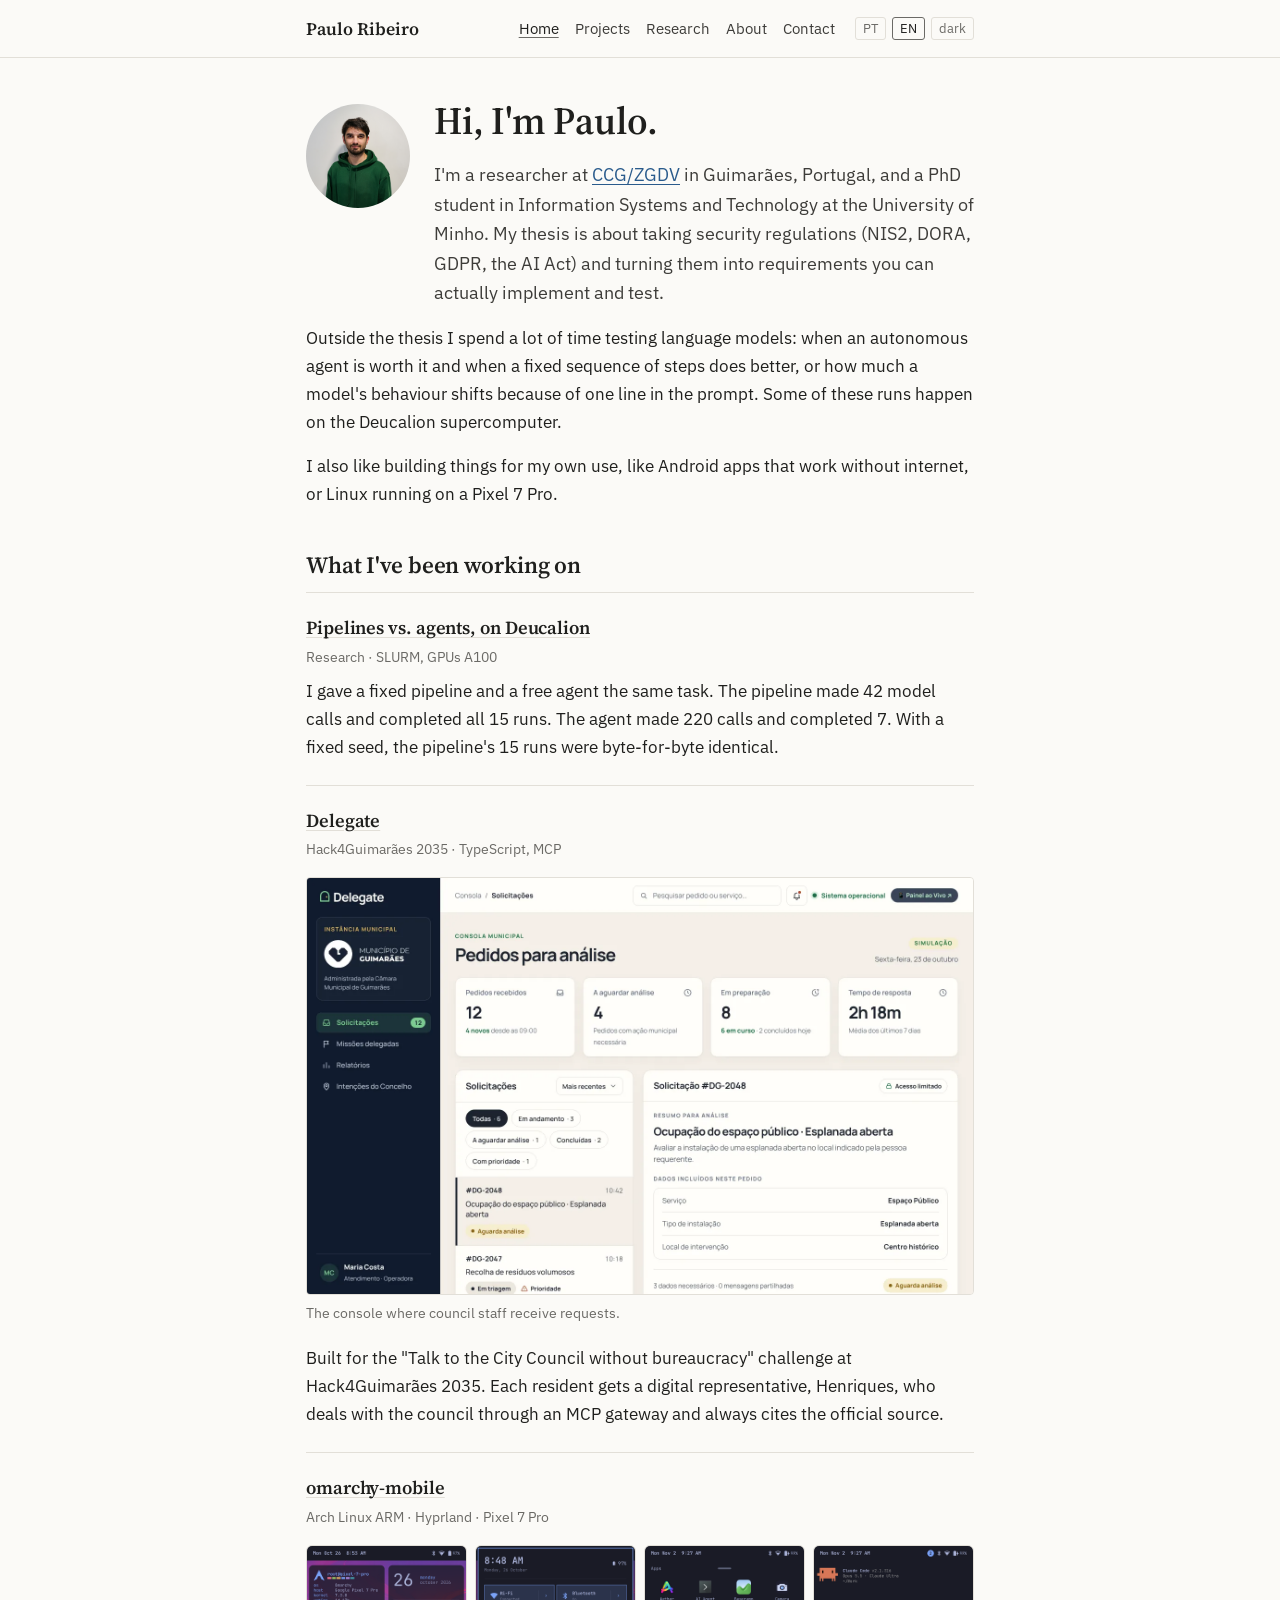
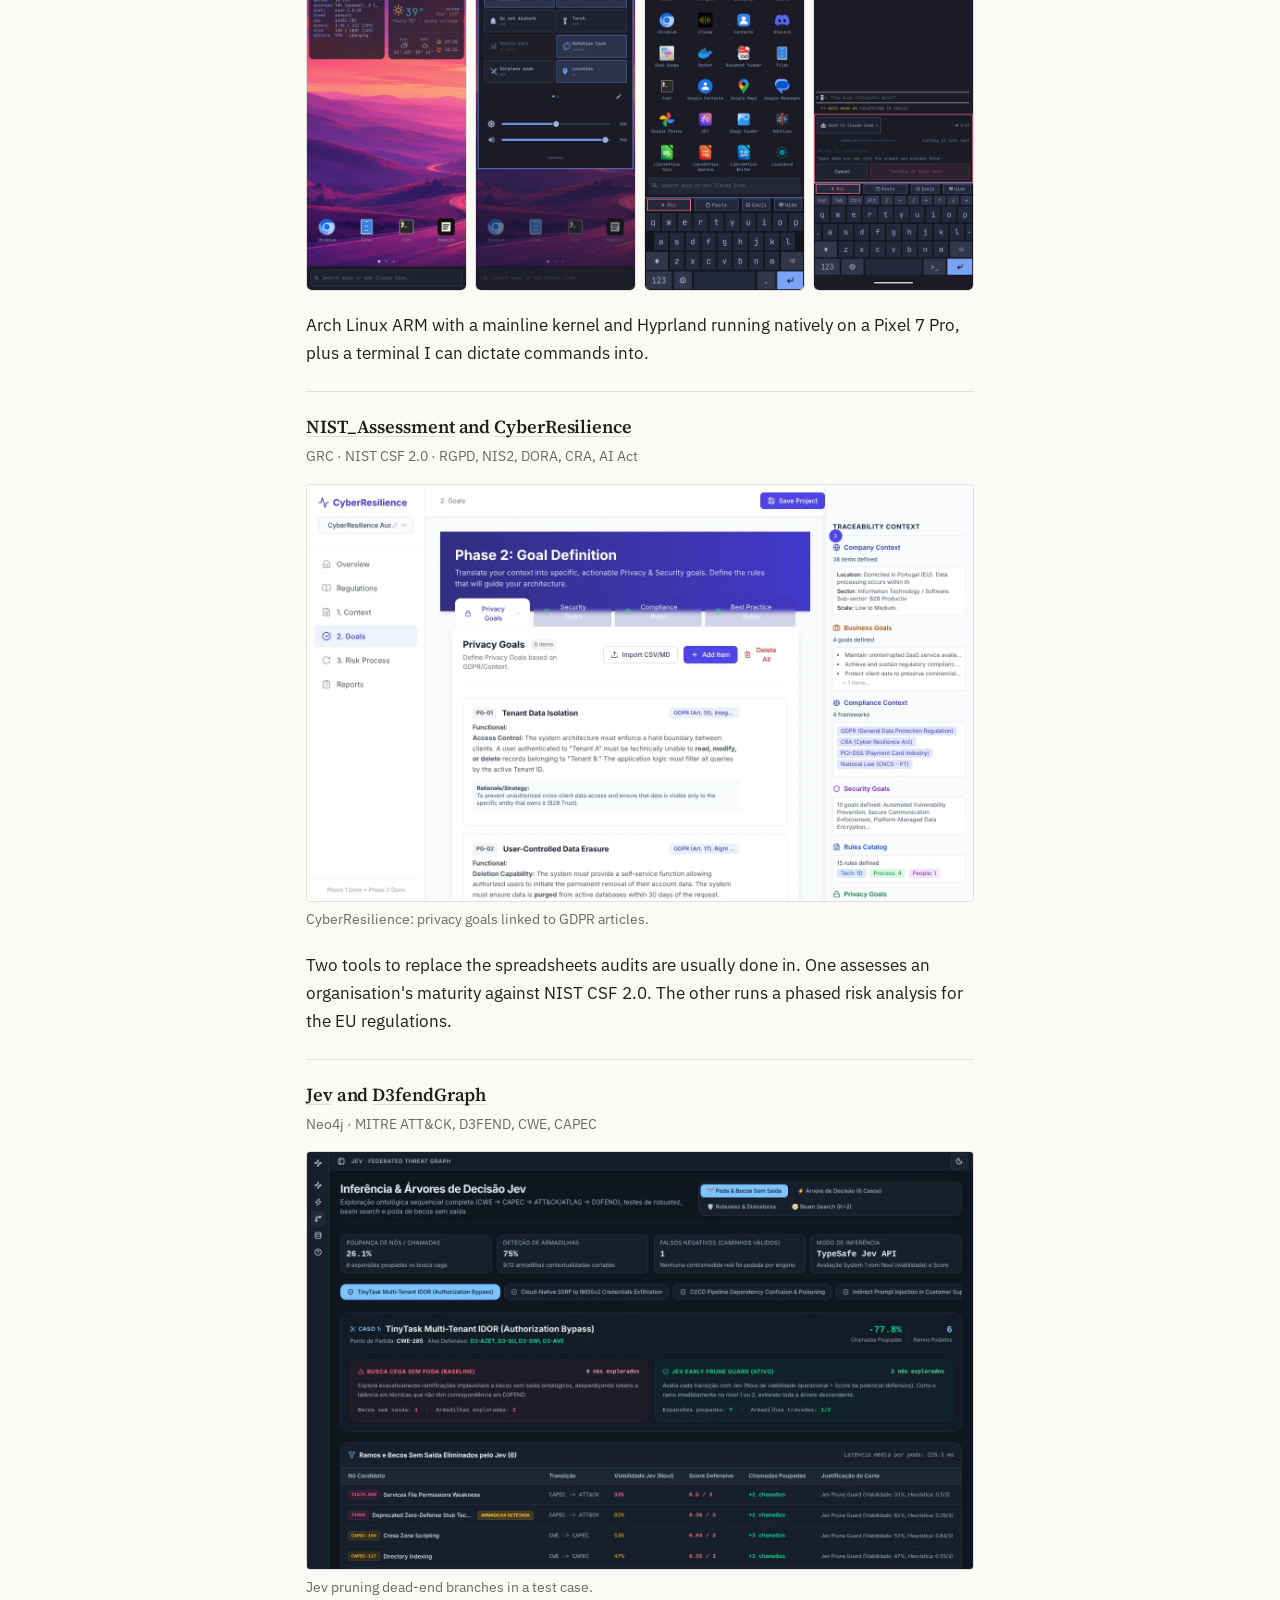
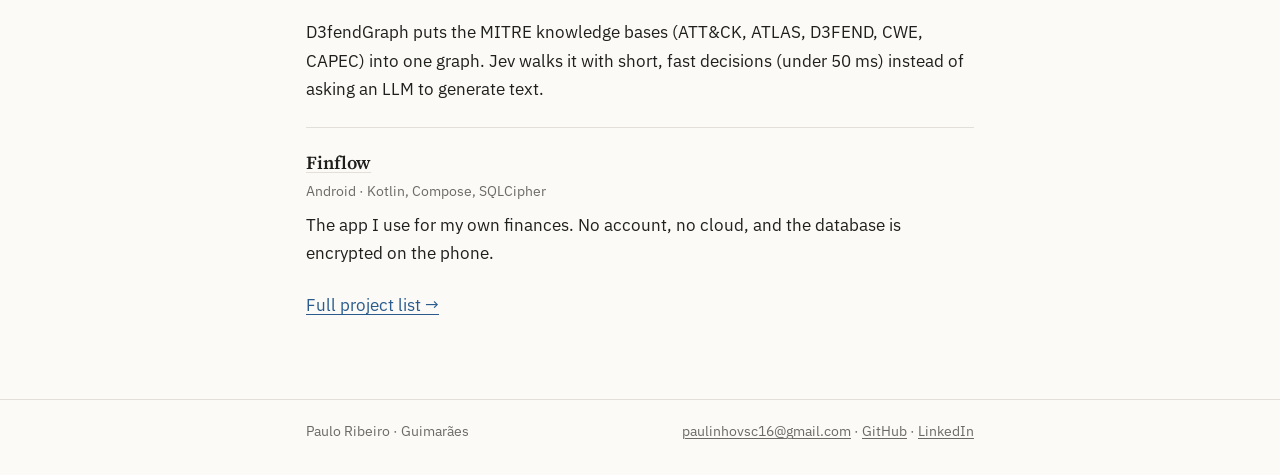
<file: index.html>
<!doctype html>
<html lang="pt">
<head>
<meta charset="utf-8">
<meta name="viewport" content="width=device-width, initial-scale=1, viewport-fit=cover">
<title>Paulo Ribeiro</title>
<meta name="description" content="Sou investigador no CCG/ZGDV e doutorando na Universidade do Minho. Trabalho em segurança, regulação e experiências com modelos de linguagem.">
<link rel="preconnect" href="https://fonts.googleapis.com">
<link rel="preconnect" href="https://fonts.gstatic.com" crossorigin>
<link rel="stylesheet" href="https://fonts.googleapis.com/css2?family=IBM+Plex+Sans:ital,wght@0,400;0,600;1,400&family=Source+Serif+4:opsz,wght@8..60,600&display=swap">
<link rel="stylesheet" href="styles.css">
</head>
<body>

<header class="top">
  <div class="wrap">
    <a href="index.html" class="brand">Paulo Ribeiro</a>
    <nav aria-label="Menu">
      <a href="index.html" aria-current="page"><span lang="pt">Início</span><span lang="en">Home</span></a>
      <a href="projects.html"><span lang="pt">Projetos</span><span lang="en">Projects</span></a>
      <a href="research.html"><span lang="pt">Investigação</span><span lang="en">Research</span></a>
      <a href="about.html"><span lang="pt">Sobre</span><span lang="en">About</span></a>
      <a href="contact.html"><span lang="pt">Contacto</span><span lang="en">Contact</span></a>
    </nav>
    <div class="controls">
      <button type="button" data-lang="pt" aria-pressed="true">PT</button>
      <button type="button" data-lang="en" aria-pressed="false">EN</button>
      <button type="button" id="theme-toggle">escuro</button>
    </div>
  </div>
</header>

<main class="page">
<div class="wrap">
<div class="intro">
  <img src="assets/img/paulo-profile.jpg" alt="Paulo Ribeiro">
  <div>
    <h1><span lang="pt">Olá, sou o Paulo.</span><span lang="en">Hi, I'm Paulo.</span></h1>
    <p class="lede" lang="pt">Sou investigador no <a href="https://ccg.pt/en/about/meet-the-team/paulo-ribeiro">CCG/ZGDV</a>, em Guimarães, e estou a fazer o doutoramento em Tecnologias e Sistemas de Informação na Universidade do Minho. A tese é sobre como pegar em regulamentos de segurança (NIS2, DORA, RGPD, AI Act) e chegar a requisitos que se conseguem implementar e testar.</p>
    <p class="lede" lang="en">I'm a researcher at <a href="https://ccg.pt/en/about/meet-the-team/paulo-ribeiro">CCG/ZGDV</a> in Guimarães, Portugal, and a PhD student in Information Systems and Technology at the University of Minho. My thesis is about taking security regulations (NIS2, DORA, GDPR, the AI Act) and turning them into requirements you can actually implement and test.</p>
  </div>
</div>

<p lang="pt">Fora da tese, passo muito tempo a testar modelos de linguagem. Interessa-me perceber quando é que um agente autónomo compensa e quando é melhor uma sequência fixa de passos, ou quanto muda o comportamento de um modelo por causa de uma linha no prompt. Parte destes testes corre no supercomputador Deucalion.</p>
<p lang="en">Outside the thesis I spend a lot of time testing language models: when an autonomous agent is worth it and when a fixed sequence of steps does better, or how much a model's behaviour shifts because of one line in the prompt. Some of these runs happen on the Deucalion supercomputer.</p>

<p lang="pt">Também gosto de fazer coisas para uso próprio, como apps Android que funcionam sem internet ou Linux a correr num Pixel 7 Pro.</p>
<p lang="en">I also like building things for my own use, like Android apps that work without internet, or Linux running on a Pixel 7 Pro.</p>

<h2><span lang="pt">Em que tenho andado a trabalhar</span><span lang="en">What I've been working on</span></h2>

<div class="entry">
  <h3><a href="research.html#deucalion"><span lang="pt">Pipelines contra agentes, no Deucalion</span><span lang="en">Pipelines vs. agents, on Deucalion</span></a></h3>
  <p class="meta"><span lang="pt">Investigação</span><span lang="en">Research</span> · SLURM, GPUs A100</p>
  <p lang="pt">Pus uma pipeline fixa e um agente livre a fazer a mesma tarefa. A pipeline fez 42 chamadas ao modelo e completou as 15 corridas. O agente fez 220 chamadas e só completou 7. Com a seed fixa, as 15 corridas da pipeline deram resultados idênticos byte a byte.</p>
  <p lang="en">I gave a fixed pipeline and a free agent the same task. The pipeline made 42 model calls and completed all 15 runs. The agent made 220 calls and completed 7. With a fixed seed, the pipeline's 15 runs were byte-for-byte identical.</p>
</div>

<div class="entry">
  <h3><a href="https://github.com/pauloribeiro16/delegate">Delegate</a></h3>
  <p class="meta">Hack4Guimarães 2035 · TypeScript, MCP</p>
  <figure><img src="assets/img/delegate-consola.webp" alt="Delegate: consola municipal" loading="lazy"><figcaption><span lang="pt">A consola onde os técnicos da Câmara recebem os pedidos.</span><span lang="en">The console where council staff receive requests.</span></figcaption></figure>
  <p lang="pt">Feito para o desafio «Falar com a Câmara sem Burocracia» do Hack4Guimarães 2035. Cada munícipe tem um representante digital, o Henriques, que trata dos assuntos com a Câmara através de um gateway MCP e cita sempre a fonte oficial.</p>
  <p lang="en">Built for the "Talk to the City Council without bureaucracy" challenge at Hack4Guimarães 2035. Each resident gets a digital representative, Henriques, who deals with the council through an MCP gateway and always cites the official source.</p>
</div>

<div class="entry">
  <h3><a href="https://github.com/pauloribeiro16/omarchy-mobile">omarchy-mobile</a></h3>
  <p class="meta">Arch Linux ARM · Hyprland · Pixel 7 Pro</p>
  <figure>
    <div class="phones">
      <img src="assets/img/omarchy-home.png" alt="Omarchy Mobile: ecrã inicial" loading="lazy">
      <img src="assets/img/omarchy-quick.png" alt="Omarchy Mobile: definições rápidas" loading="lazy">
      <img src="assets/img/omarchy-keyboard.png" alt="Omarchy Mobile: teclado" loading="lazy">
      <img src="assets/img/omarchy-terminal.png" alt="Omarchy Mobile: terminal" loading="lazy">
    </div>
  </figure>
  <p lang="pt">Arch Linux ARM com kernel mainline e Hyprland a correr nativamente num Pixel 7 Pro, com um terminal onde posso ditar comandos por voz.</p>
  <p lang="en">Arch Linux ARM with a mainline kernel and Hyprland running natively on a Pixel 7 Pro, plus a terminal I can dictate commands into.</p>
</div>

<div class="entry">
  <h3><a href="https://github.com/pauloribeiro16/NIST_Assessment">NIST_Assessment</a> <span lang="pt">e</span><span lang="en">and</span> <a href="https://github.com/pauloribeiro16/CyberResilience">CyberResilience</a></h3>
  <p class="meta">GRC · NIST CSF 2.0 · RGPD, NIS2, DORA, CRA, AI Act</p>
  <figure><img src="assets/img/cyberresilience-objetivos.webp" alt="CyberResilience: objetivos de privacidade" loading="lazy"><figcaption><span lang="pt">CyberResilience: objetivos de privacidade ligados aos artigos do RGPD.</span><span lang="en">CyberResilience: privacy goals linked to GDPR articles.</span></figcaption></figure>
  <p lang="pt">Duas ferramentas para trocar as folhas de Excel com que normalmente se fazem auditorias. Uma avalia a maturidade de uma organização segundo o NIST CSF 2.0. A outra faz a análise de risco por fases para os regulamentos europeus.</p>
  <p lang="en">Two tools to replace the spreadsheets audits are usually done in. One assesses an organisation's maturity against NIST CSF 2.0. The other runs a phased risk analysis for the EU regulations.</p>
</div>

<div class="entry">
  <h3><a href="https://github.com/pauloribeiro16/Jev">Jev</a> <span lang="pt">e</span><span lang="en">and</span> <a href="https://github.com/pauloribeiro16/D3fendGraph">D3fendGraph</a></h3>
  <p class="meta">Neo4j · MITRE ATT&amp;CK, D3FEND, CWE, CAPEC</p>
  <figure><img src="assets/img/jev-decisoes.webp" alt="Jev: árvore de decisão" loading="lazy"><figcaption><span lang="pt">O Jev a cortar ramos sem saída num caso de teste.</span><span lang="en">Jev pruning dead-end branches in a test case.</span></figcaption></figure>
  <p lang="pt">O D3fendGraph junta as bases da MITRE (ATT&amp;CK, ATLAS, D3FEND, CWE, CAPEC) num grafo. O Jev percorre-o com decisões curtas e rápidas, abaixo de 50 ms, em vez de pedir a um LLM que gere texto.</p>
  <p lang="en">D3fendGraph puts the MITRE knowledge bases (ATT&amp;CK, ATLAS, D3FEND, CWE, CAPEC) into one graph. Jev walks it with short, fast decisions (under 50 ms) instead of asking an LLM to generate text.</p>
</div>

<div class="entry">
  <h3><a href="https://github.com/pauloribeiro16/finflow">Finflow</a></h3>
  <p class="meta">Android · Kotlin, Compose, SQLCipher</p>
  <p lang="pt">A app que uso para as minhas finanças. Funciona sem conta e sem nuvem, e a base de dados está cifrada no telemóvel.</p>
  <p lang="en">The app I use for my own finances. No account, no cloud, and the database is encrypted on the phone.</p>
</div>

<p><a href="projects.html"><span lang="pt">Lista completa de projetos →</span><span lang="en">Full project list →</span></a></p>
</div>
</main>

<footer>
  <div class="wrap">
    <span>Paulo Ribeiro · Guimarães</span>
    <span><a href="mailto:paulinhovsc16@gmail.com">paulinhovsc16@gmail.com</a> · <a href="https://github.com/pauloribeiro16">GitHub</a> · <a href="https://www.linkedin.com/in/paulo-ribeiro-/">LinkedIn</a></span>
  </div>
</footer>

<script src="site.js"></script>
</body>
</html>
</file>
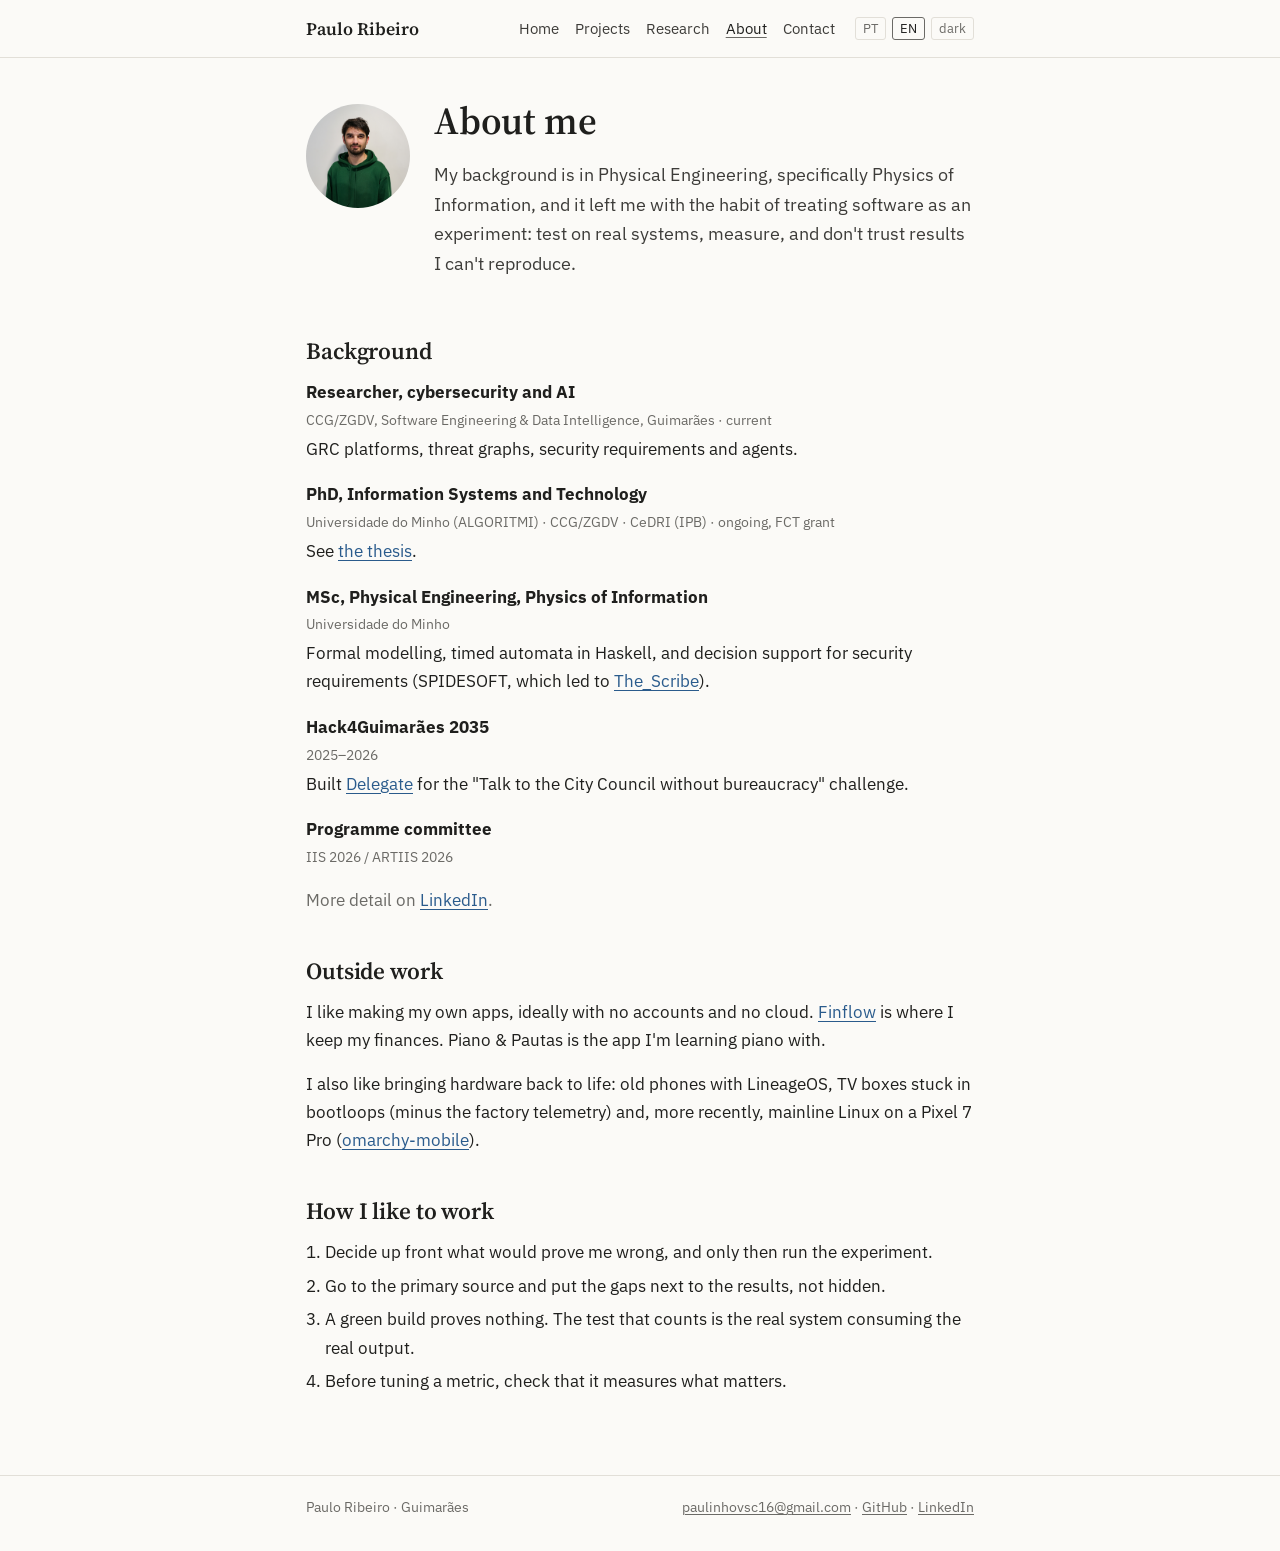
<file: about.html>
<!doctype html>
<html lang="pt">
<head>
<meta charset="utf-8">
<meta name="viewport" content="width=device-width, initial-scale=1, viewport-fit=cover">
<title>Sobre — Paulo Ribeiro</title>
<meta name="description" content="O meu percurso e o que gosto de fazer.">
<link rel="preconnect" href="https://fonts.googleapis.com">
<link rel="preconnect" href="https://fonts.gstatic.com" crossorigin>
<link rel="stylesheet" href="https://fonts.googleapis.com/css2?family=IBM+Plex+Sans:ital,wght@0,400;0,600;1,400&family=Source+Serif+4:opsz,wght@8..60,600&display=swap">
<link rel="stylesheet" href="styles.css">
</head>
<body>

<header class="top">
  <div class="wrap">
    <a href="index.html" class="brand">Paulo Ribeiro</a>
    <nav aria-label="Menu">
      <a href="index.html"><span lang="pt">Início</span><span lang="en">Home</span></a>
      <a href="projects.html"><span lang="pt">Projetos</span><span lang="en">Projects</span></a>
      <a href="research.html"><span lang="pt">Investigação</span><span lang="en">Research</span></a>
      <a href="about.html" aria-current="page"><span lang="pt">Sobre</span><span lang="en">About</span></a>
      <a href="contact.html"><span lang="pt">Contacto</span><span lang="en">Contact</span></a>
    </nav>
    <div class="controls">
      <button type="button" data-lang="pt" aria-pressed="true">PT</button>
      <button type="button" data-lang="en" aria-pressed="false">EN</button>
      <button type="button" id="theme-toggle">escuro</button>
    </div>
  </div>
</header>

<main class="page">
<div class="wrap">
<div class="intro">
  <img src="assets/img/paulo-profile.jpg" alt="Paulo Ribeiro">
  <div>
    <h1><span lang="pt">Sobre mim</span><span lang="en">About me</span></h1>
    <p class="lede" lang="pt">Formei-me em Engenharia Física, na área de Física da Informação, e ficou-me o hábito de tratar o software como uma experiência: testar em sistemas reais, medir, e não acreditar em resultados que não consigo reproduzir.</p>
    <p class="lede" lang="en">My background is in Physical Engineering, specifically Physics of Information, and it left me with the habit of treating software as an experiment: test on real systems, measure, and don't trust results I can't reproduce.</p>
  </div>
</div>

<h2><span lang="pt">Percurso</span><span lang="en">Background</span></h2>
<ul class="cv">
  <li>
    <strong><span lang="pt">Investigador em cibersegurança e IA</span><span lang="en">Researcher, cybersecurity and AI</span></strong>
    <p class="meta">CCG/ZGDV, <span lang="pt">área de Software Engineering &amp; Data Intelligence</span><span lang="en">Software Engineering &amp; Data Intelligence</span>, Guimarães · <span lang="pt">atual</span><span lang="en">current</span></p>
    <span lang="pt">Plataformas de GRC, grafos de ameaças, requisitos de segurança e agentes.</span>
    <span lang="en">GRC platforms, threat graphs, security requirements and agents.</span>
  </li>
  <li>
    <strong><span lang="pt">Doutoramento em Tecnologias e Sistemas de Informação</span><span lang="en">PhD, Information Systems and Technology</span></strong>
    <p class="meta">Universidade do Minho (ALGORITMI) · CCG/ZGDV · CeDRI (IPB) · <span lang="pt">em curso, bolsa FCT</span><span lang="en">ongoing, FCT grant</span></p>
    <span lang="pt">Ver <a href="research.html#tese">a tese</a>.</span>
    <span lang="en">See <a href="research.html#tese">the thesis</a>.</span>
  </li>
  <li>
    <strong><span lang="pt">Mestrado em Engenharia Física, Física da Informação</span><span lang="en">MSc, Physical Engineering, Physics of Information</span></strong>
    <p class="meta">Universidade do Minho</p>
    <span lang="pt">Modelação formal, autómatos temporizados em Haskell e apoio à decisão em requisitos de segurança (SPIDESOFT, que deu origem ao <a href="https://github.com/pauloribeiro16/The_Scribe">The_Scribe</a>).</span>
    <span lang="en">Formal modelling, timed automata in Haskell, and decision support for security requirements (SPIDESOFT, which led to <a href="https://github.com/pauloribeiro16/The_Scribe">The_Scribe</a>).</span>
  </li>
  <li>
    <strong>Hack4Guimarães 2035</strong>
    <p class="meta">2025–2026</p>
    <span lang="pt">Fiz o <a href="https://github.com/pauloribeiro16/delegate">Delegate</a> para o desafio «Falar com a Câmara sem Burocracia».</span>
    <span lang="en">Built <a href="https://github.com/pauloribeiro16/delegate">Delegate</a> for the "Talk to the City Council without bureaucracy" challenge.</span>
  </li>
  <li>
    <strong><span lang="pt">Comissão de programa</span><span lang="en">Programme committee</span></strong>
    <p class="meta">IIS 2026 / ARTIIS 2026</p>
  </li>
</ul>
<p class="muted"><span lang="pt">Mais detalhe no <a href="https://www.linkedin.com/in/paulo-ribeiro-/">LinkedIn</a>.</span><span lang="en">More detail on <a href="https://www.linkedin.com/in/paulo-ribeiro-/">LinkedIn</a>.</span></p>

<h2><span lang="pt">Fora do trabalho</span><span lang="en">Outside work</span></h2>
<p lang="pt">Gosto de fazer as minhas próprias apps, de preferência sem contas nem nuvem. O <a href="https://github.com/pauloribeiro16/finflow">Finflow</a> é onde guardo as finanças. O Piano &amp; Pautas é a app com que estou a aprender piano.</p>
<p lang="en">I like making my own apps, ideally with no accounts and no cloud. <a href="https://github.com/pauloribeiro16/finflow">Finflow</a> is where I keep my finances. Piano &amp; Pautas is the app I'm learning piano with.</p>
<p lang="pt">Também gosto de recuperar hardware: telemóveis antigos com LineageOS, TV boxes presas em bootloop (e sem a telemetria de fábrica) e, mais recentemente, Linux mainline num Pixel 7 Pro (<a href="https://github.com/pauloribeiro16/omarchy-mobile">omarchy-mobile</a>).</p>
<p lang="en">I also like bringing hardware back to life: old phones with LineageOS, TV boxes stuck in bootloops (minus the factory telemetry) and, more recently, mainline Linux on a Pixel 7 Pro (<a href="https://github.com/pauloribeiro16/omarchy-mobile">omarchy-mobile</a>).</p>

<h2><span lang="pt">Como gosto de trabalhar</span><span lang="en">How I like to work</span></h2>
<ol>
  <li><span lang="pt">Decidir antes o que me provaria errado, e só depois correr a experiência.</span><span lang="en">Decide up front what would prove me wrong, and only then run the experiment.</span></li>
  <li><span lang="pt">Ir à fonte primária e pôr as lacunas ao lado dos resultados, não escondidas.</span><span lang="en">Go to the primary source and put the gaps next to the results, not hidden.</span></li>
  <li><span lang="pt">Um build verde não prova nada. O teste que conta é o sistema real a usar o resultado real.</span><span lang="en">A green build proves nothing. The test that counts is the real system consuming the real output.</span></li>
  <li><span lang="pt">Antes de afinar uma métrica, confirmar que ela mede o que interessa.</span><span lang="en">Before tuning a metric, check that it measures what matters.</span></li>
</ol>
</div>
</main>

<footer>
  <div class="wrap">
    <span>Paulo Ribeiro · Guimarães</span>
    <span><a href="mailto:paulinhovsc16@gmail.com">paulinhovsc16@gmail.com</a> · <a href="https://github.com/pauloribeiro16">GitHub</a> · <a href="https://www.linkedin.com/in/paulo-ribeiro-/">LinkedIn</a></span>
  </div>
</footer>

<script src="site.js"></script>
</body>
</html>
</file>
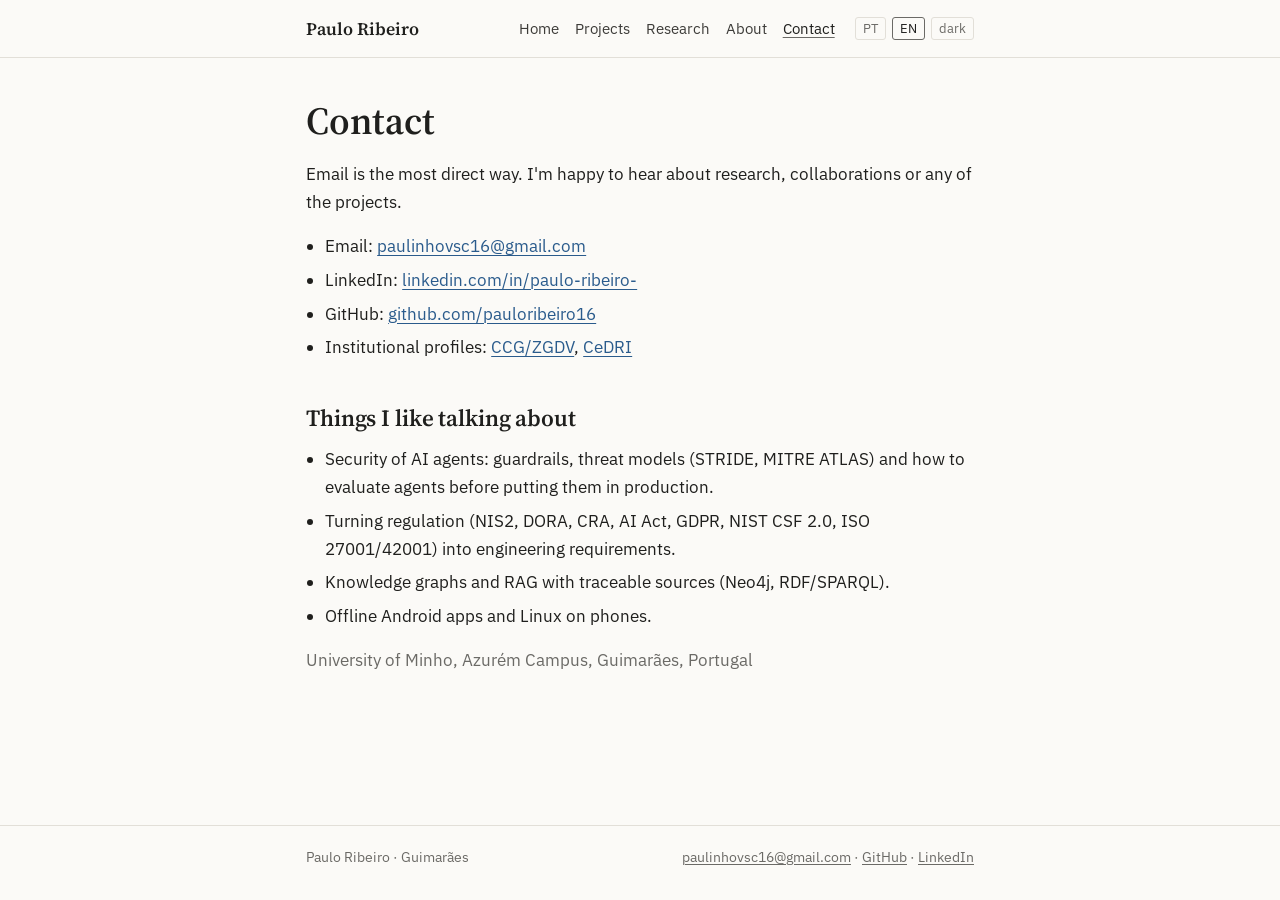
<file: contact.html>
<!doctype html>
<html lang="pt">
<head>
<meta charset="utf-8">
<meta name="viewport" content="width=device-width, initial-scale=1, viewport-fit=cover">
<title>Contacto — Paulo Ribeiro</title>
<meta name="description" content="Como falar comigo.">
<link rel="preconnect" href="https://fonts.googleapis.com">
<link rel="preconnect" href="https://fonts.gstatic.com" crossorigin>
<link rel="stylesheet" href="https://fonts.googleapis.com/css2?family=IBM+Plex+Sans:ital,wght@0,400;0,600;1,400&family=Source+Serif+4:opsz,wght@8..60,600&display=swap">
<link rel="stylesheet" href="styles.css">
</head>
<body>

<header class="top">
  <div class="wrap">
    <a href="index.html" class="brand">Paulo Ribeiro</a>
    <nav aria-label="Menu">
      <a href="index.html"><span lang="pt">Início</span><span lang="en">Home</span></a>
      <a href="projects.html"><span lang="pt">Projetos</span><span lang="en">Projects</span></a>
      <a href="research.html"><span lang="pt">Investigação</span><span lang="en">Research</span></a>
      <a href="about.html"><span lang="pt">Sobre</span><span lang="en">About</span></a>
      <a href="contact.html" aria-current="page"><span lang="pt">Contacto</span><span lang="en">Contact</span></a>
    </nav>
    <div class="controls">
      <button type="button" data-lang="pt" aria-pressed="true">PT</button>
      <button type="button" data-lang="en" aria-pressed="false">EN</button>
      <button type="button" id="theme-toggle">escuro</button>
    </div>
  </div>
</header>

<main class="page">
<div class="wrap">
<h1><span lang="pt">Contacto</span><span lang="en">Contact</span></h1>
<p lang="pt">A forma mais direta é o email. Respondo a coisas sobre investigação, colaborações ou qualquer um dos projetos.</p>
<p lang="en">Email is the most direct way. I'm happy to hear about research, collaborations or any of the projects.</p>
<ul>
  <li>Email: <a href="mailto:paulinhovsc16@gmail.com">paulinhovsc16@gmail.com</a></li>
  <li>LinkedIn: <a href="https://www.linkedin.com/in/paulo-ribeiro-/">linkedin.com/in/paulo-ribeiro-</a></li>
  <li>GitHub: <a href="https://github.com/pauloribeiro16">github.com/pauloribeiro16</a></li>
  <li><span lang="pt">Perfis institucionais</span><span lang="en">Institutional profiles</span>: <a href="https://ccg.pt/en/about/meet-the-team/paulo-ribeiro">CCG/ZGDV</a>, <a href="https://cedri.ipb.pt/people/research-fellowships/paulo-ribeiro">CeDRI</a></li>
</ul>
<h2><span lang="pt">Assuntos sobre os quais gosto de falar</span><span lang="en">Things I like talking about</span></h2>
<ul>
  <li><span lang="pt">Segurança de agentes de IA: guardrails, modelos de ameaças (STRIDE, MITRE ATLAS) e como avaliar agentes antes de os pôr em produção.</span><span lang="en">Security of AI agents: guardrails, threat models (STRIDE, MITRE ATLAS) and how to evaluate agents before putting them in production.</span></li>
  <li><span lang="pt">Transformar regulação (NIS2, DORA, CRA, AI Act, RGPD, NIST CSF 2.0, ISO 27001/42001) em requisitos de engenharia.</span><span lang="en">Turning regulation (NIS2, DORA, CRA, AI Act, GDPR, NIST CSF 2.0, ISO 27001/42001) into engineering requirements.</span></li>
  <li><span lang="pt">Grafos de conhecimento e RAG com fontes rastreáveis (Neo4j, RDF/SPARQL).</span><span lang="en">Knowledge graphs and RAG with traceable sources (Neo4j, RDF/SPARQL).</span></li>
  <li><span lang="pt">Apps Android offline e Linux em telemóveis.</span><span lang="en">Offline Android apps and Linux on phones.</span></li>
</ul>
<p class="muted"><span lang="pt">Universidade do Minho, Campus de Azurém, Guimarães</span><span lang="en">University of Minho, Azurém Campus, Guimarães, Portugal</span></p>
</div>
</main>

<footer>
  <div class="wrap">
    <span>Paulo Ribeiro · Guimarães</span>
    <span><a href="mailto:paulinhovsc16@gmail.com">paulinhovsc16@gmail.com</a> · <a href="https://github.com/pauloribeiro16">GitHub</a> · <a href="https://www.linkedin.com/in/paulo-ribeiro-/">LinkedIn</a></span>
  </div>
</footer>

<script src="site.js"></script>
</body>
</html>
</file>
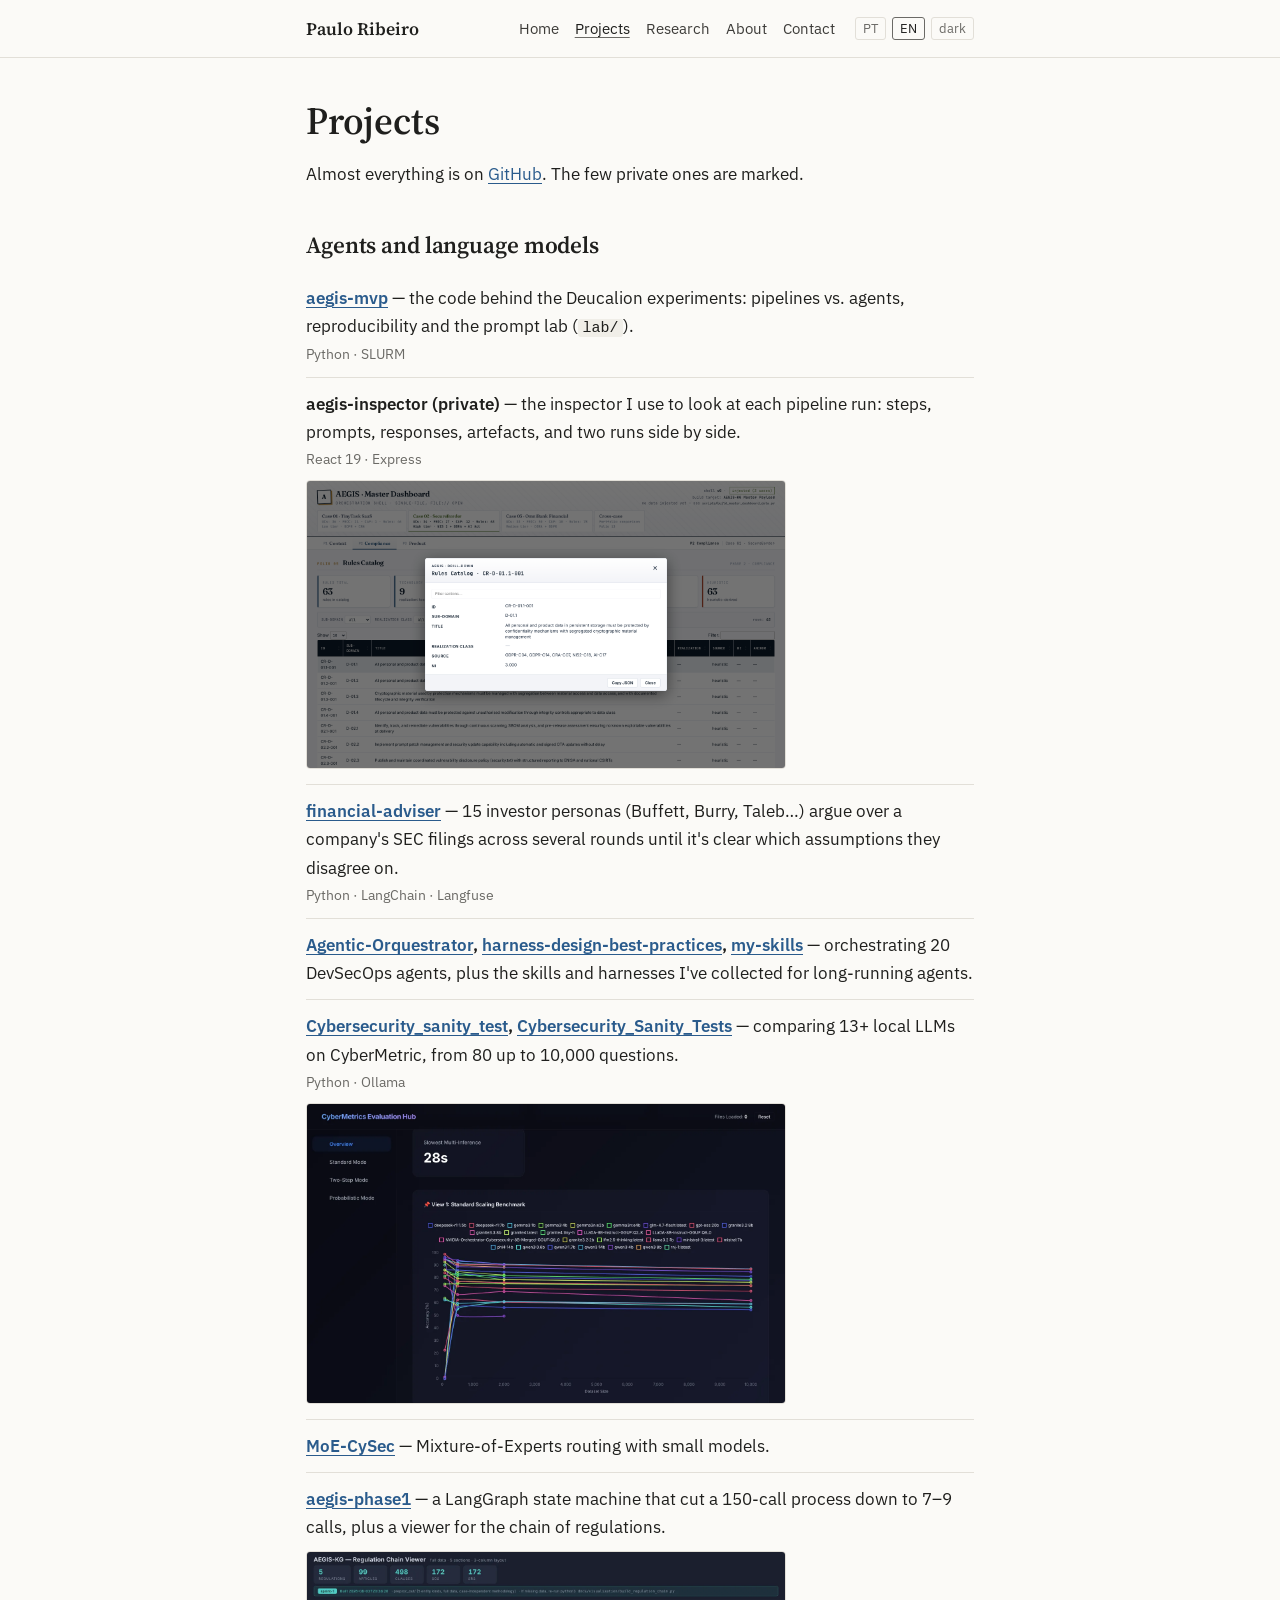
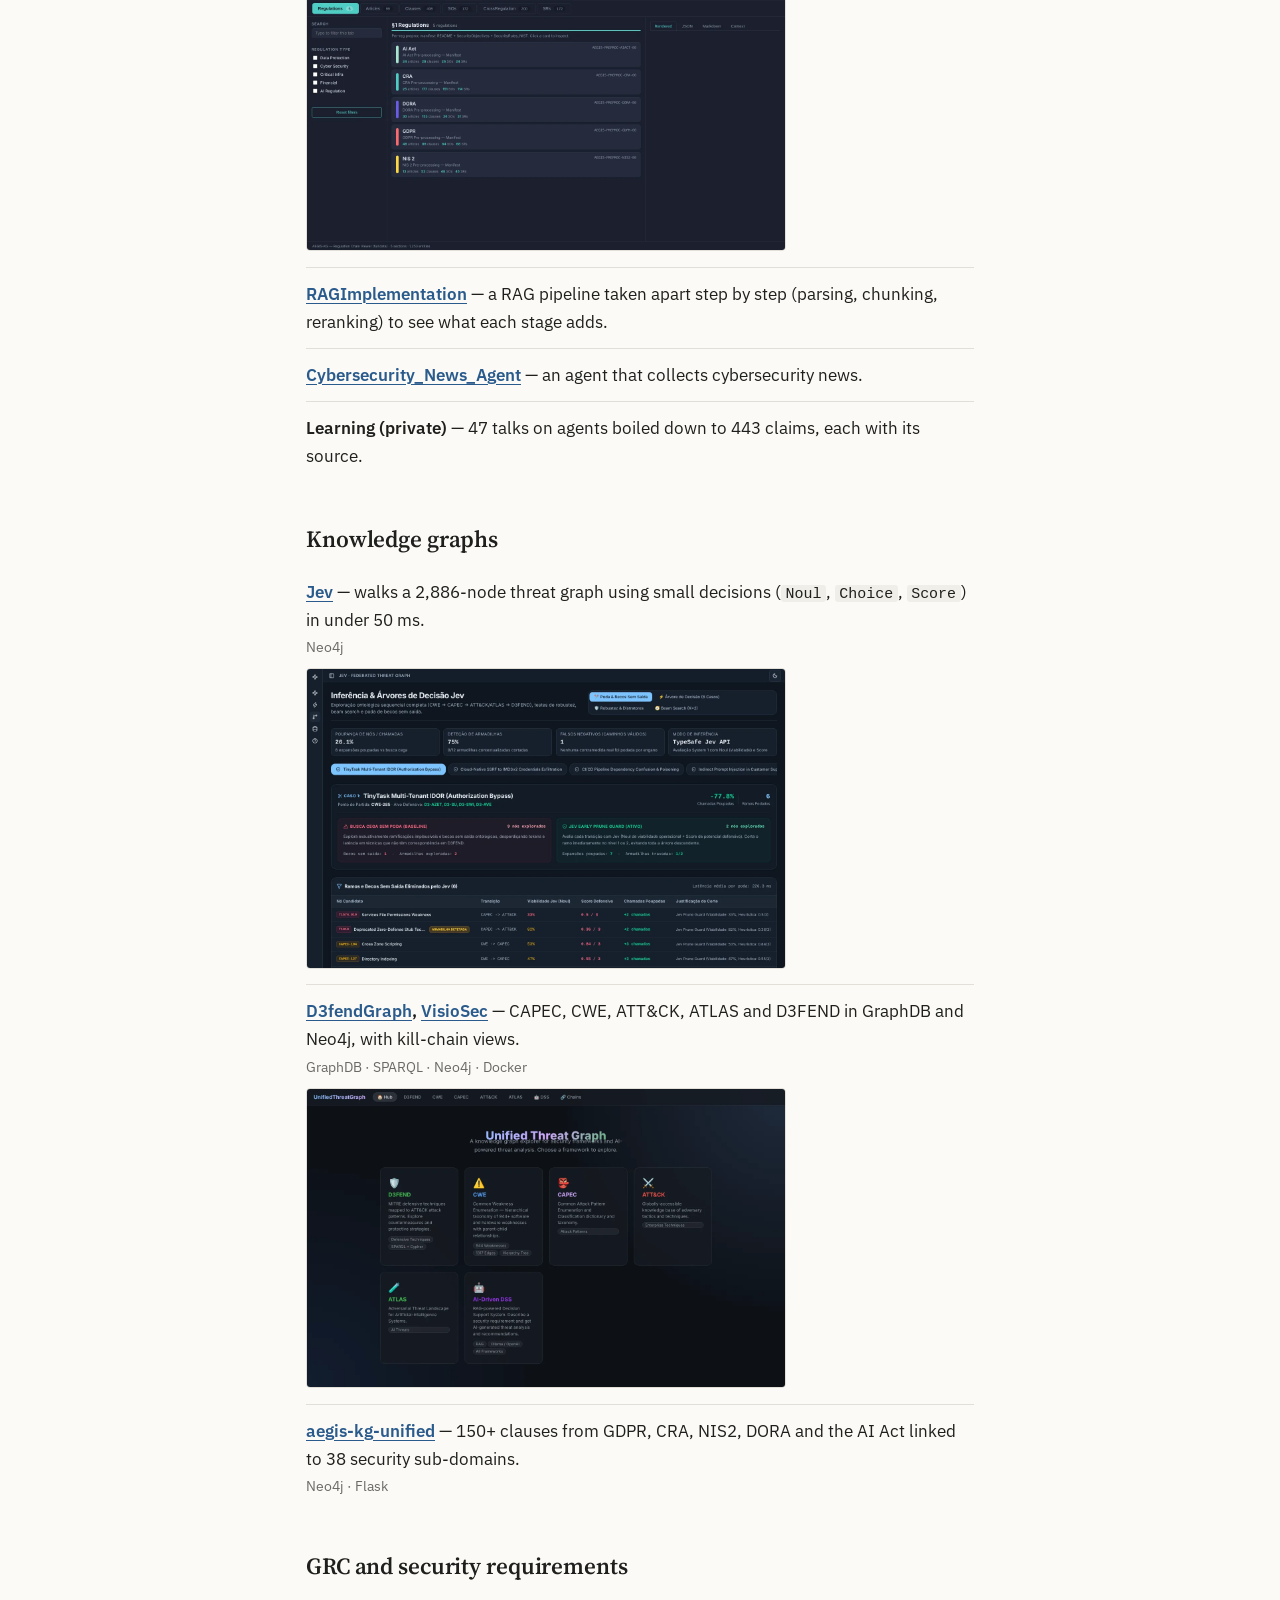
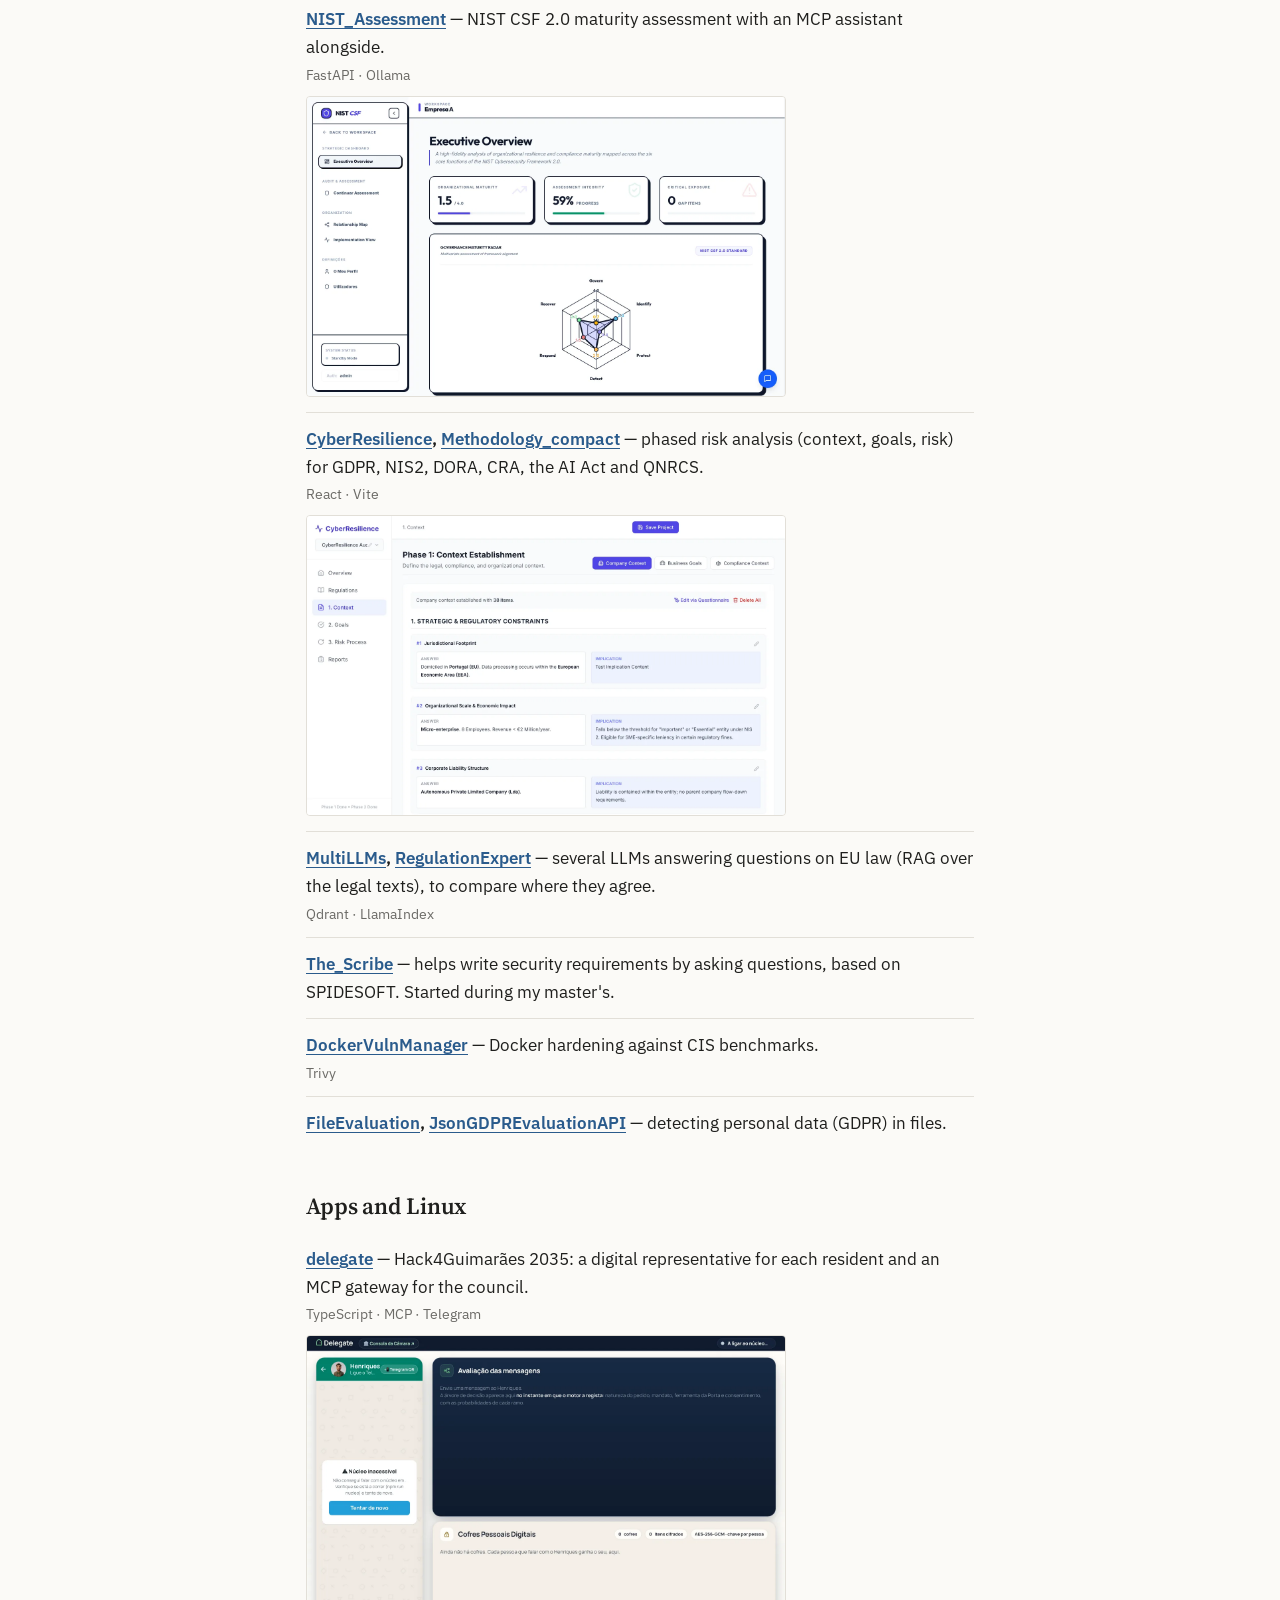
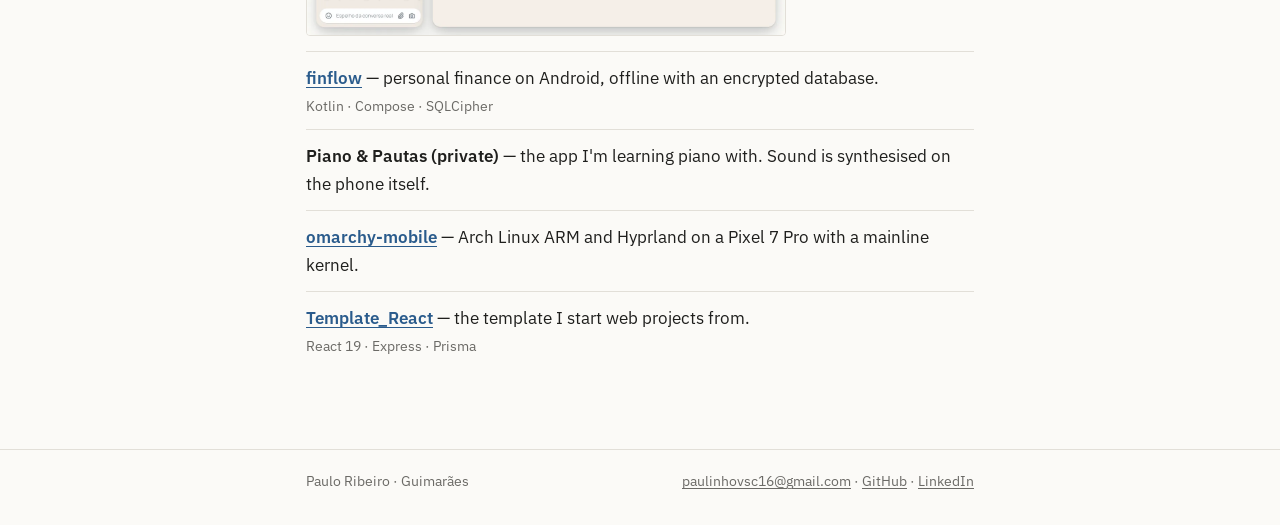
<file: projects.html>
<!doctype html>
<html lang="pt">
<head>
<meta charset="utf-8">
<meta name="viewport" content="width=device-width, initial-scale=1, viewport-fit=cover">
<title>Projetos — Paulo Ribeiro</title>
<meta name="description" content="Os meus projetos.">
<link rel="preconnect" href="https://fonts.googleapis.com">
<link rel="preconnect" href="https://fonts.gstatic.com" crossorigin>
<link rel="stylesheet" href="https://fonts.googleapis.com/css2?family=IBM+Plex+Sans:ital,wght@0,400;0,600;1,400&family=Source+Serif+4:opsz,wght@8..60,600&display=swap">
<link rel="stylesheet" href="styles.css">
</head>
<body>

<header class="top">
  <div class="wrap">
    <a href="index.html" class="brand">Paulo Ribeiro</a>
    <nav aria-label="Menu">
      <a href="index.html"><span lang="pt">Início</span><span lang="en">Home</span></a>
      <a href="projects.html" aria-current="page"><span lang="pt">Projetos</span><span lang="en">Projects</span></a>
      <a href="research.html"><span lang="pt">Investigação</span><span lang="en">Research</span></a>
      <a href="about.html"><span lang="pt">Sobre</span><span lang="en">About</span></a>
      <a href="contact.html"><span lang="pt">Contacto</span><span lang="en">Contact</span></a>
    </nav>
    <div class="controls">
      <button type="button" data-lang="pt" aria-pressed="true">PT</button>
      <button type="button" data-lang="en" aria-pressed="false">EN</button>
      <button type="button" id="theme-toggle">escuro</button>
    </div>
  </div>
</header>

<main class="page">
<div class="wrap">
<h1><span lang="pt">Projetos</span><span lang="en">Projects</span></h1>
<p lang="pt">Quase tudo está no <a href="https://github.com/pauloribeiro16">GitHub</a>. Os poucos projetos privados estão assinalados.</p>
<p lang="en">Almost everything is on <a href="https://github.com/pauloribeiro16">GitHub</a>. The few private ones are marked.</p>

<h2><span lang="pt">Agentes e modelos de linguagem</span><span lang="en">Agents and language models</span></h2>
<ul class="projects">
  <li><span class="name"><a href="https://github.com/pauloribeiro16/aegis-mvp">aegis-mvp</a></span> <span lang="pt">— o código das experiências no Deucalion: pipelines contra agentes, reprodutibilidade e o laboratório de prompts (<code>lab/</code>).</span><span lang="en">— the code behind the Deucalion experiments: pipelines vs. agents, reproducibility and the prompt lab (<code>lab/</code>).</span><span class="stack">Python · SLURM</span></li>
  <li><span class="name">aegis-inspector <span lang="pt">(privado)</span><span lang="en">(private)</span></span> <span lang="pt">— o inspector que uso para ver cada corrida da pipeline: etapas, prompts, respostas, artefactos, e duas corridas lado a lado.</span><span lang="en">— the inspector I use to look at each pipeline run: steps, prompts, responses, artefacts, and two runs side by side.</span><span class="stack">React 19 · Express</span><figure><img src="assets/img/aegis-drilldown.png" alt="" loading="lazy"></figure></li>
  <li><span class="name"><a href="https://github.com/pauloribeiro16/financial-adviser">financial-adviser</a></span> <span lang="pt">— 15 personas de investidores (Buffett, Burry, Taleb…) discutem em várias rondas os relatórios SEC de uma empresa, até ficar claro em que pressupostos discordam.</span><span lang="en">— 15 investor personas (Buffett, Burry, Taleb…) argue over a company's SEC filings across several rounds until it's clear which assumptions they disagree on.</span><span class="stack">Python · LangChain · Langfuse</span></li>
  <li><span class="name"><a href="https://github.com/pauloribeiro16/Agentic-Orquestrator">Agentic-Orquestrator</a>, <a href="https://github.com/pauloribeiro16/harness-design-best-practices">harness-design-best-practices</a>, <a href="https://github.com/pauloribeiro16/my-skills">my-skills</a></span> <span lang="pt">— orquestração de 20 agentes para DevSecOps e as skills e harnesses que fui juntando para agentes de longa duração.</span><span lang="en">— orchestrating 20 DevSecOps agents, plus the skills and harnesses I've collected for long-running agents.</span></li>
  <li><span class="name"><a href="https://github.com/pauloribeiro16/Cybersecurity_sanity_test">Cybersecurity_sanity_test</a>, <a href="https://github.com/pauloribeiro16/Cybersecurity_Sanity_Tests">Cybersecurity_Sanity_Tests</a></span> <span lang="pt">— comparação de mais de 13 LLMs locais com o CyberMetric, de 80 até 10 000 perguntas.</span><span lang="en">— comparing 13+ local LLMs on CyberMetric, from 80 up to 10,000 questions.</span><span class="stack">Python · Ollama</span><figure><img src="assets/img/cybermetric-benchmark.webp" alt="" loading="lazy"></figure></li>
  <li><span class="name"><a href="https://github.com/pauloribeiro16/MoE-CySec">MoE-CySec</a></span> <span lang="pt">— routing Mixture-of-Experts com modelos pequenos.</span><span lang="en">— Mixture-of-Experts routing with small models.</span></li>
  <li><span class="name"><a href="https://github.com/pauloribeiro16/aegis-phase1">aegis-phase1</a></span> <span lang="pt">— uma máquina de estados em LangGraph que reduziu um processo de 150 chamadas ao modelo para 7–9, e um visualizador da cadeia de regulamentos.</span><span lang="en">— a LangGraph state machine that cut a 150-call process down to 7–9 calls, plus a viewer for the chain of regulations.</span><figure><img src="assets/img/aegis-kg-regulamentos.webp" alt="" loading="lazy"></figure></li>
  <li><span class="name"><a href="https://github.com/pauloribeiro16/RAGImplementation">RAGImplementation</a></span> <span lang="pt">— uma pipeline RAG desmontada passo a passo (parsing, chunking, reranking) para ver o que cada etapa acrescenta.</span><span lang="en">— a RAG pipeline taken apart step by step (parsing, chunking, reranking) to see what each stage adds.</span></li>
  <li><span class="name"><a href="https://github.com/pauloribeiro16/Cybersecurity_News_Agent">Cybersecurity_News_Agent</a></span> <span lang="pt">— agente que recolhe notícias de cibersegurança.</span><span lang="en">— an agent that collects cybersecurity news.</span></li>
  <li><span class="name">Learning <span lang="pt">(privado)</span><span lang="en">(private)</span></span> <span lang="pt">— 47 palestras sobre agentes resumidas em 443 afirmações, cada uma com a sua fonte.</span><span lang="en">— 47 talks on agents boiled down to 443 claims, each with its source.</span></li>
</ul>

<h2><span lang="pt">Grafos de conhecimento</span><span lang="en">Knowledge graphs</span></h2>
<ul class="projects">
  <li><span class="name"><a href="https://github.com/pauloribeiro16/Jev">Jev</a></span> <span lang="pt">— percorre um grafo de ameaças com 2 886 nós usando decisões pequenas (<code>Noul</code>, <code>Choice</code>, <code>Score</code>) em menos de 50 ms.</span><span lang="en">— walks a 2,886-node threat graph using small decisions (<code>Noul</code>, <code>Choice</code>, <code>Score</code>) in under 50 ms.</span><span class="stack">Neo4j</span><figure><img src="assets/img/jev-decisoes.webp" alt="" loading="lazy"></figure></li>
  <li><span class="name"><a href="https://github.com/pauloribeiro16/D3fendGraph">D3fendGraph</a>, <a href="https://github.com/pauloribeiro16/VisioSec">VisioSec</a></span> <span lang="pt">— CAPEC, CWE, ATT&amp;CK, ATLAS e D3FEND em GraphDB e Neo4j, com visualização de kill chains.</span><span lang="en">— CAPEC, CWE, ATT&amp;CK, ATLAS and D3FEND in GraphDB and Neo4j, with kill-chain views.</span><span class="stack">GraphDB · SPARQL · Neo4j · Docker</span><figure><img src="assets/img/d3fendgraph-hub.webp" alt="" loading="lazy"></figure></li>
  <li><span class="name"><a href="https://github.com/pauloribeiro16/aegis-kg-unified">aegis-kg-unified</a></span> <span lang="pt">— mais de 150 cláusulas do RGPD, CRA, NIS2, DORA e AI Act ligadas a 38 subdomínios de segurança.</span><span lang="en">— 150+ clauses from GDPR, CRA, NIS2, DORA and the AI Act linked to 38 security sub-domains.</span><span class="stack">Neo4j · Flask</span></li>
</ul>

<h2><span lang="pt">GRC e requisitos de segurança</span><span lang="en">GRC and security requirements</span></h2>
<ul class="projects">
  <li><span class="name"><a href="https://github.com/pauloribeiro16/NIST_Assessment">NIST_Assessment</a></span> <span lang="pt">— avaliação de maturidade segundo o NIST CSF 2.0, com um assistente via MCP ao lado.</span><span lang="en">— NIST CSF 2.0 maturity assessment with an MCP assistant alongside.</span><span class="stack">FastAPI · Ollama</span><figure><img src="assets/img/nist-visao-geral.webp" alt="" loading="lazy"></figure></li>
  <li><span class="name"><a href="https://github.com/pauloribeiro16/CyberResilience">CyberResilience</a>, <a href="https://github.com/pauloribeiro16/Methodology_compact">Methodology_compact</a></span> <span lang="pt">— análise de risco por fases (contexto, objetivos, risco) para RGPD, NIS2, DORA, CRA, AI Act e QNRCS.</span><span lang="en">— phased risk analysis (context, goals, risk) for GDPR, NIS2, DORA, CRA, the AI Act and QNRCS.</span><span class="stack">React · Vite</span><figure><img src="assets/img/cyberresilience-contexto.webp" alt="" loading="lazy"></figure></li>
  <li><span class="name"><a href="https://github.com/pauloribeiro16/MultiLLMs">MultiLLMs</a>, <a href="https://github.com/pauloribeiro16/RegulationExpert">RegulationExpert</a></span> <span lang="pt">— vários LLMs a responder sobre legislação europeia (RAG sobre os textos legais), para comparar onde concordam.</span><span lang="en">— several LLMs answering questions on EU law (RAG over the legal texts), to compare where they agree.</span><span class="stack">Qdrant · LlamaIndex</span></li>
  <li><span class="name"><a href="https://github.com/pauloribeiro16/The_Scribe">The_Scribe</a></span> <span lang="pt">— ajuda a escrever requisitos de segurança fazendo perguntas, com base no SPIDESOFT. Comecei-o no mestrado.</span><span lang="en">— helps write security requirements by asking questions, based on SPIDESOFT. Started during my master's.</span></li>
  <li><span class="name"><a href="https://github.com/pauloribeiro16/DockerVulnManager">DockerVulnManager</a></span> <span lang="pt">— hardening de Docker segundo o CIS.</span><span lang="en">— Docker hardening against CIS benchmarks.</span><span class="stack">Trivy</span></li>
  <li><span class="name"><a href="https://github.com/pauloribeiro16/FileEvaluation">FileEvaluation</a>, <a href="https://github.com/pauloribeiro16/JsonGDPREvaluationAPI">JsonGDPREvaluationAPI</a></span> <span lang="pt">— deteção de dados pessoais (RGPD) em ficheiros.</span><span lang="en">— detecting personal data (GDPR) in files.</span></li>
</ul>

<h2><span lang="pt">Apps e Linux</span><span lang="en">Apps and Linux</span></h2>
<ul class="projects">
  <li><span class="name"><a href="https://github.com/pauloribeiro16/delegate">delegate</a></span> <span lang="pt">— Hack4Guimarães 2035: um representante digital para cada munícipe e um gateway MCP para a Câmara.</span><span lang="en">— Hack4Guimarães 2035: a digital representative for each resident and an MCP gateway for the council.</span><span class="stack">TypeScript · MCP · Telegram</span><figure><img src="assets/img/delegate-henriques.webp" alt="" loading="lazy"></figure></li>
  <li><span class="name"><a href="https://github.com/pauloribeiro16/finflow">finflow</a></span> <span lang="pt">— finanças pessoais no Android, offline e com a base de dados cifrada.</span><span lang="en">— personal finance on Android, offline with an encrypted database.</span><span class="stack">Kotlin · Compose · SQLCipher</span></li>
  <li><span class="name">Piano &amp; Pautas <span lang="pt">(privado)</span><span lang="en">(private)</span></span> <span lang="pt">— a app com que estou a aprender piano. O som é sintetizado no próprio telemóvel.</span><span lang="en">— the app I'm learning piano with. Sound is synthesised on the phone itself.</span></li>
  <li><span class="name"><a href="https://github.com/pauloribeiro16/omarchy-mobile">omarchy-mobile</a></span> <span lang="pt">— Arch Linux ARM e Hyprland num Pixel 7 Pro com kernel mainline.</span><span lang="en">— Arch Linux ARM and Hyprland on a Pixel 7 Pro with a mainline kernel.</span></li>
  <li><span class="name"><a href="https://github.com/pauloribeiro16/Template_React">Template_React</a></span> <span lang="pt">— o template de onde começo projetos web.</span><span lang="en">— the template I start web projects from.</span><span class="stack">React 19 · Express · Prisma</span></li>
</ul>
</div>
</main>

<footer>
  <div class="wrap">
    <span>Paulo Ribeiro · Guimarães</span>
    <span><a href="mailto:paulinhovsc16@gmail.com">paulinhovsc16@gmail.com</a> · <a href="https://github.com/pauloribeiro16">GitHub</a> · <a href="https://www.linkedin.com/in/paulo-ribeiro-/">LinkedIn</a></span>
  </div>
</footer>

<script src="site.js"></script>
</body>
</html>
</file>
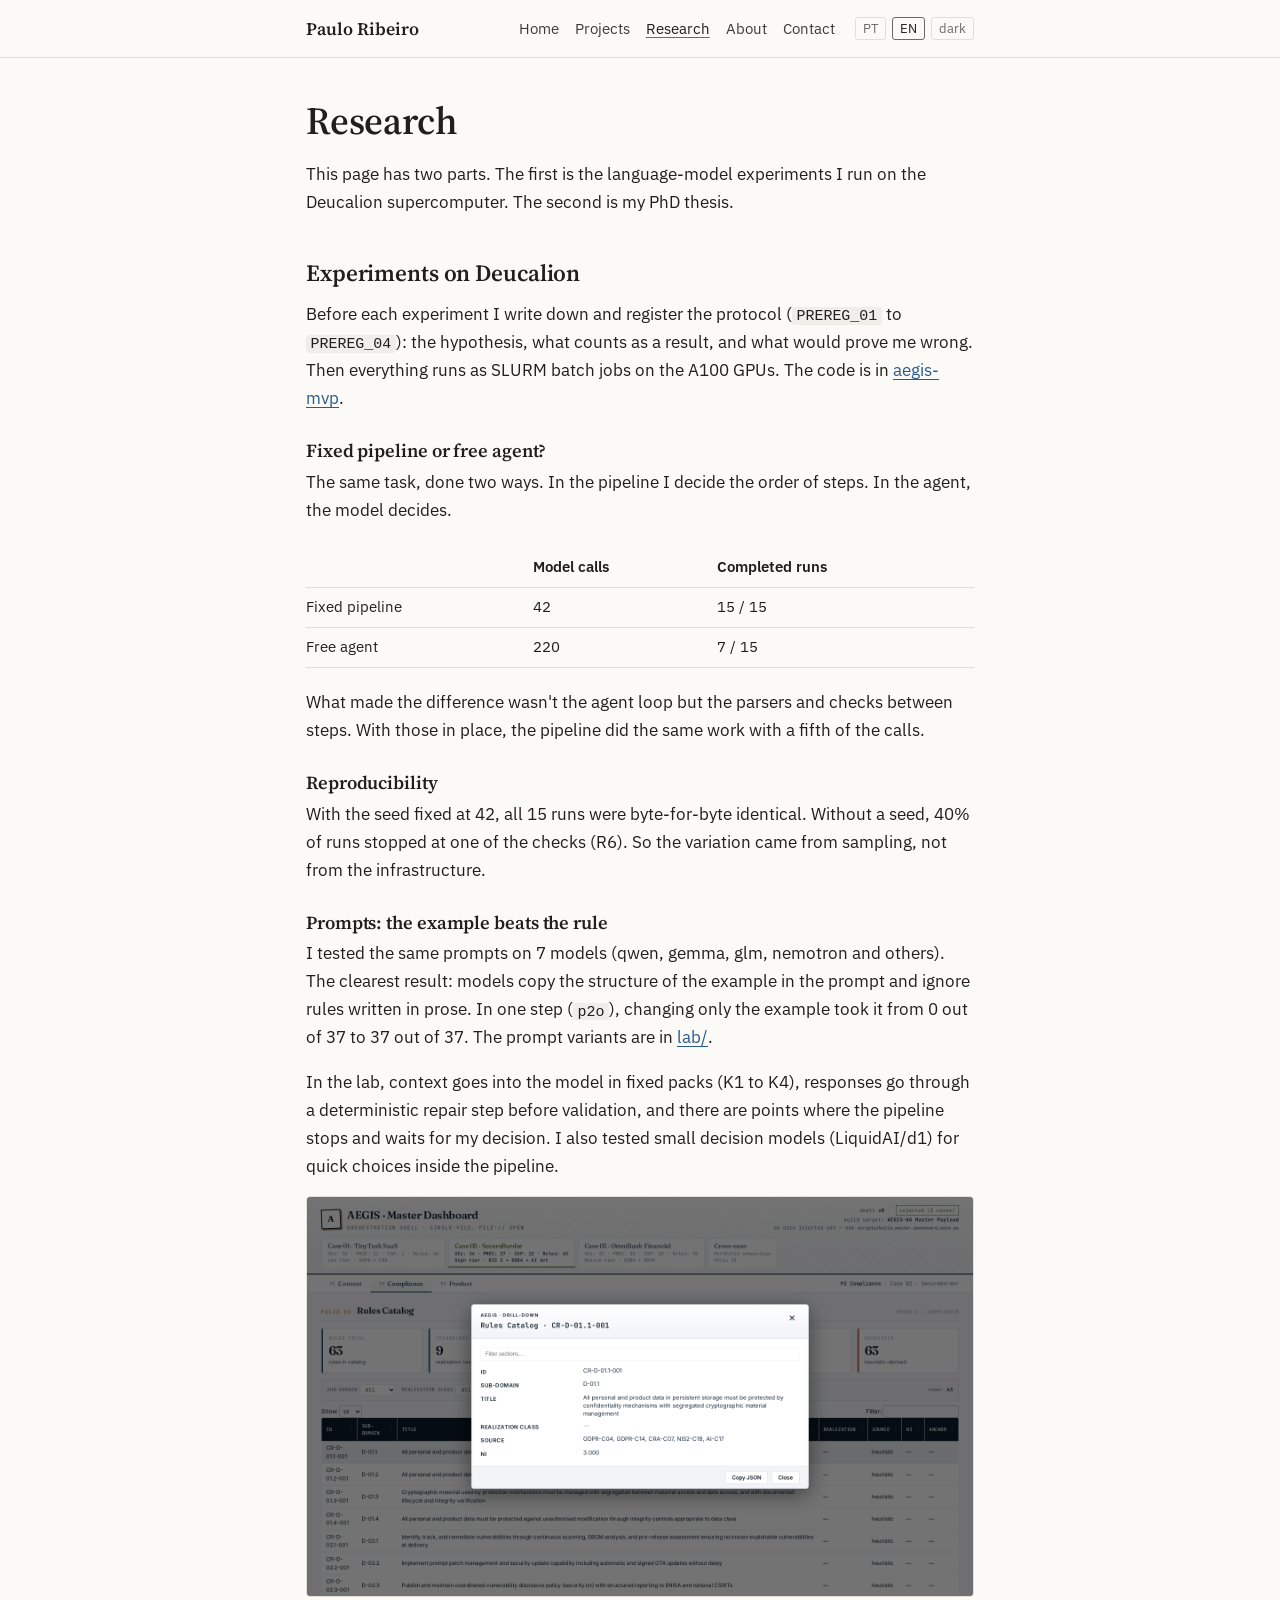
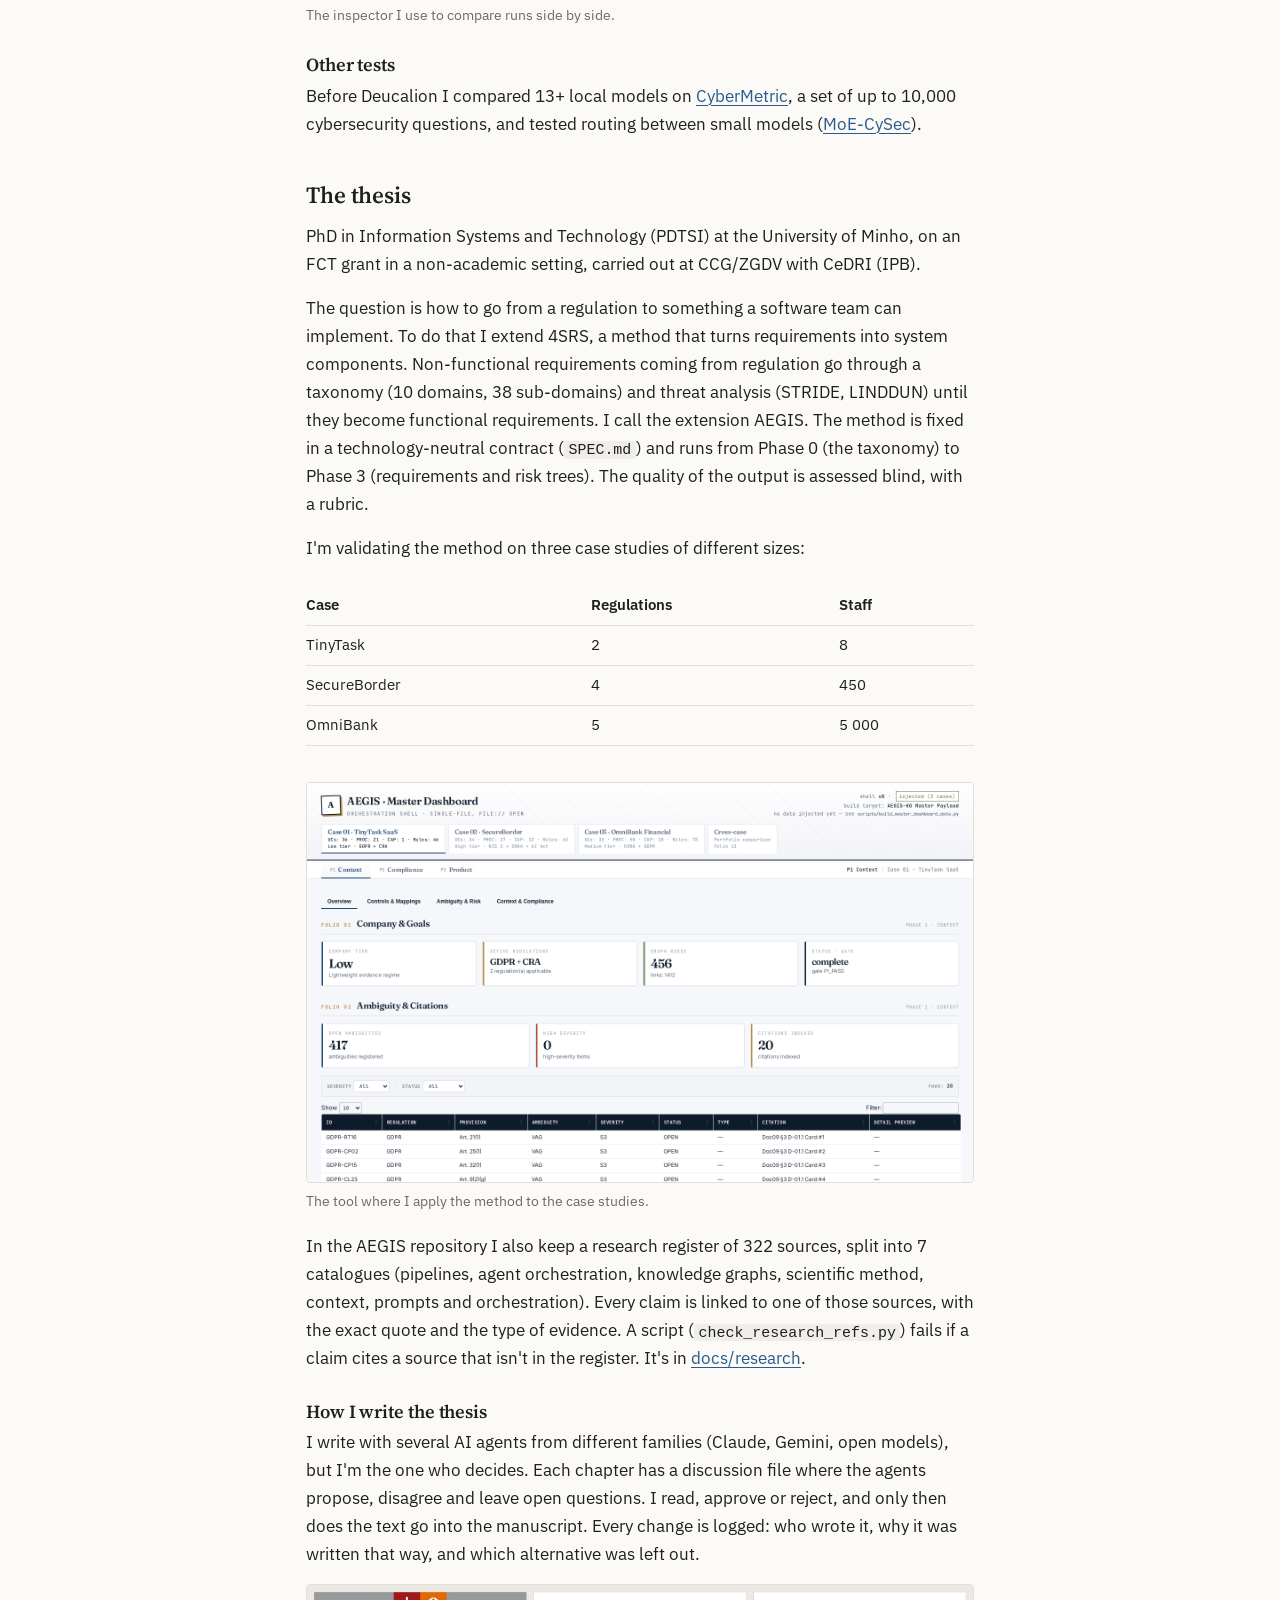
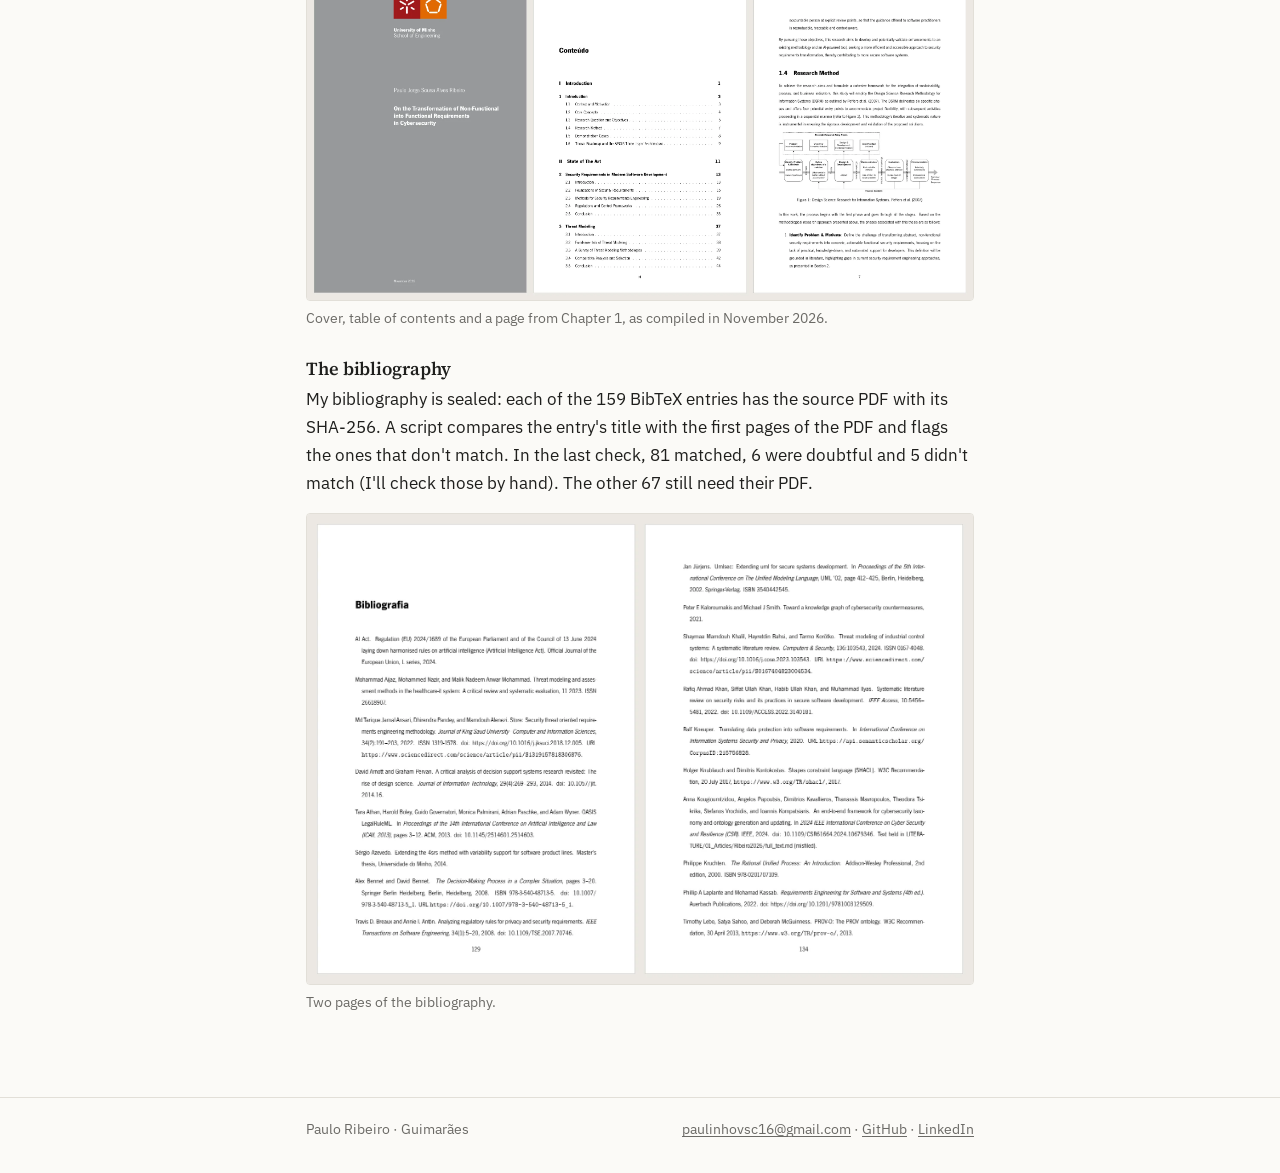
<file: research.html>
<!doctype html>
<html lang="pt">
<head>
<meta charset="utf-8">
<meta name="viewport" content="width=device-width, initial-scale=1, viewport-fit=cover">
<title>Investigação — Paulo Ribeiro</title>
<meta name="description" content="As minhas experiências no Deucalion e a minha tese de doutoramento.">
<link rel="preconnect" href="https://fonts.googleapis.com">
<link rel="preconnect" href="https://fonts.gstatic.com" crossorigin>
<link rel="stylesheet" href="https://fonts.googleapis.com/css2?family=IBM+Plex+Sans:ital,wght@0,400;0,600;1,400&family=Source+Serif+4:opsz,wght@8..60,600&display=swap">
<link rel="stylesheet" href="styles.css">
</head>
<body>

<header class="top">
  <div class="wrap">
    <a href="index.html" class="brand">Paulo Ribeiro</a>
    <nav aria-label="Menu">
      <a href="index.html"><span lang="pt">Início</span><span lang="en">Home</span></a>
      <a href="projects.html"><span lang="pt">Projetos</span><span lang="en">Projects</span></a>
      <a href="research.html" aria-current="page"><span lang="pt">Investigação</span><span lang="en">Research</span></a>
      <a href="about.html"><span lang="pt">Sobre</span><span lang="en">About</span></a>
      <a href="contact.html"><span lang="pt">Contacto</span><span lang="en">Contact</span></a>
    </nav>
    <div class="controls">
      <button type="button" data-lang="pt" aria-pressed="true">PT</button>
      <button type="button" data-lang="en" aria-pressed="false">EN</button>
      <button type="button" id="theme-toggle">escuro</button>
    </div>
  </div>
</header>

<main class="page">
<div class="wrap">
<h1><span lang="pt">Investigação</span><span lang="en">Research</span></h1>
<p lang="pt">Esta página tem duas partes. A primeira são as experiências com modelos de linguagem que corro no supercomputador Deucalion. A segunda é a tese de doutoramento.</p>
<p lang="en">This page has two parts. The first is the language-model experiments I run on the Deucalion supercomputer. The second is my PhD thesis.</p>

<h2 id="deucalion"><span lang="pt">Experiências no Deucalion</span><span lang="en">Experiments on Deucalion</span></h2>
<p lang="pt">Antes de cada experiência escrevo e registo o protocolo (<code>PREREG_01</code> a <code>PREREG_04</code>): a hipótese, o que conta como resultado e o que me provaria errado. Depois corro tudo em lote via SLURM nas GPUs A100. O código está em <a href="https://github.com/pauloribeiro16/aegis-mvp/tree/main/pipeline/deucalion">aegis-mvp</a>.</p>
<p lang="en">Before each experiment I write down and register the protocol (<code>PREREG_01</code> to <code>PREREG_04</code>): the hypothesis, what counts as a result, and what would prove me wrong. Then everything runs as SLURM batch jobs on the A100 GPUs. The code is in <a href="https://github.com/pauloribeiro16/aegis-mvp/tree/main/pipeline/deucalion">aegis-mvp</a>.</p>

<h3><span lang="pt">Pipeline fixa ou agente livre?</span><span lang="en">Fixed pipeline or free agent?</span></h3>
<p lang="pt">A mesma tarefa, feita de duas formas. Na pipeline sou eu que decido a ordem dos passos. No agente, o modelo decide.</p>
<p lang="en">The same task, done two ways. In the pipeline I decide the order of steps. In the agent, the model decides.</p>
<div class="table-wrap">
<table>
  <thead><tr><th></th><th><span lang="pt">Chamadas ao modelo</span><span lang="en">Model calls</span></th><th><span lang="pt">Corridas completas</span><span lang="en">Completed runs</span></th></tr></thead>
  <tbody>
    <tr><td><span lang="pt">Pipeline fixa</span><span lang="en">Fixed pipeline</span></td><td>42</td><td>15 / 15</td></tr>
    <tr><td><span lang="pt">Agente livre</span><span lang="en">Free agent</span></td><td>220</td><td>7 / 15</td></tr>
  </tbody>
</table>
</div>
<!-- TODO: gráfico real das corridas (assets/img/...) -->
<p lang="pt">O que garantiu a qualidade não foi o ciclo do agente, foram os parsers e as verificações entre passos. Com essas peças, a pipeline fez o mesmo trabalho com um quinto das chamadas.</p>
<p lang="en">What made the difference wasn't the agent loop but the parsers and checks between steps. With those in place, the pipeline did the same work with a fifth of the calls.</p>

<h3><span lang="pt">Reprodutibilidade</span><span lang="en">Reproducibility</span></h3>
<p lang="pt">Com a seed fixa em 42, as 15 corridas deram resultados idênticos byte a byte. Sem seed, 40% das corridas pararam numa das verificações (a R6). Ou seja, a variação vinha da amostragem e não da infraestrutura.</p>
<p lang="en">With the seed fixed at 42, all 15 runs were byte-for-byte identical. Without a seed, 40% of runs stopped at one of the checks (R6). So the variation came from sampling, not from the infrastructure.</p>

<h3><span lang="pt">Prompts: o exemplo pesa mais do que a regra</span><span lang="en">Prompts: the example beats the rule</span></h3>
<p lang="pt">Testei os mesmos prompts em 7 modelos (qwen, gemma, glm, nemotron, entre outros). O resultado mais claro foi que os modelos copiam a estrutura do exemplo que vem no prompt e ignoram regras escritas em prosa. Num dos passos (<code>p2o</code>), mudar só o exemplo levou o resultado de 0 em 37 para 37 em 37. As variações de prompt estão em <a href="https://github.com/pauloribeiro16/aegis-mvp/tree/main/lab">lab/</a>.</p>
<p lang="en">I tested the same prompts on 7 models (qwen, gemma, glm, nemotron and others). The clearest result: models copy the structure of the example in the prompt and ignore rules written in prose. In one step (<code>p2o</code>), changing only the example took it from 0 out of 37 to 37 out of 37. The prompt variants are in <a href="https://github.com/pauloribeiro16/aegis-mvp/tree/main/lab">lab/</a>.</p>
<p lang="pt">No laboratório, o contexto entra no modelo em pacotes fixos (K1 a K4), as respostas passam por um reparador determinístico antes de serem validadas, e há pontos onde a pipeline para e espera pela minha decisão. Também testei modelos de decisão pequenos (LiquidAI/d1) para escolhas rápidas dentro da pipeline.</p>
<p lang="en">In the lab, context goes into the model in fixed packs (K1 to K4), responses go through a deterministic repair step before validation, and there are points where the pipeline stops and waits for my decision. I also tested small decision models (LiquidAI/d1) for quick choices inside the pipeline.</p>
<figure>
  <img src="assets/img/aegis-drilldown.png" alt="aegis-inspector" loading="lazy">
  <figcaption><span lang="pt">O inspector que uso para comparar corridas lado a lado.</span><span lang="en">The inspector I use to compare runs side by side.</span></figcaption>
</figure>

<h3><span lang="pt">Outros testes</span><span lang="en">Other tests</span></h3>
<p lang="pt">Antes do Deucalion comparei mais de 13 modelos locais no <a href="https://github.com/pauloribeiro16/Cybersecurity_Sanity_Tests">CyberMetric</a>, um conjunto de até 10 000 perguntas de cibersegurança, e testei routing entre modelos pequenos (<a href="https://github.com/pauloribeiro16/MoE-CySec">MoE-CySec</a>).</p>
<p lang="en">Before Deucalion I compared 13+ local models on <a href="https://github.com/pauloribeiro16/Cybersecurity_Sanity_Tests">CyberMetric</a>, a set of up to 10,000 cybersecurity questions, and tested routing between small models (<a href="https://github.com/pauloribeiro16/MoE-CySec">MoE-CySec</a>).</p>

<h2 id="tese"><span lang="pt">A tese</span><span lang="en">The thesis</span></h2>
<p lang="pt">Doutoramento em Tecnologias e Sistemas de Informação (PDTSI) na Universidade do Minho, com bolsa FCT em ambiente não académico, feito no CCG/ZGDV e com o CeDRI (IPB).</p>
<p lang="en">PhD in Information Systems and Technology (PDTSI) at the University of Minho, on an FCT grant in a non-academic setting, carried out at CCG/ZGDV with CeDRI (IPB).</p>

<p lang="pt">A pergunta é como passar de um regulamento para algo que uma equipa de software consegue implementar. Para isso estendo o 4SRS, um método que transforma requisitos em componentes de sistema. Os requisitos não funcionais que vêm da regulação passam por uma taxonomia (10 domínios, 38 subdomínios) e por análise de ameaças (STRIDE, LINDDUN) até chegarem a requisitos funcionais. Chamo a esta extensão AEGIS. O método está fixado num contrato (<code>SPEC.md</code>) que não depende da tecnologia usada, e vai da Fase 0 (a taxonomia) à Fase 3 (requisitos e árvores de risco). A qualidade do que sai é avaliada às cegas, com uma rubrica.</p>
<p lang="en">The question is how to go from a regulation to something a software team can implement. To do that I extend 4SRS, a method that turns requirements into system components. Non-functional requirements coming from regulation go through a taxonomy (10 domains, 38 sub-domains) and threat analysis (STRIDE, LINDDUN) until they become functional requirements. I call the extension AEGIS. The method is fixed in a technology-neutral contract (<code>SPEC.md</code>) and runs from Phase 0 (the taxonomy) to Phase 3 (requirements and risk trees). The quality of the output is assessed blind, with a rubric.</p>

<p lang="pt">Estou a validar o método em três casos de estudo, de dimensões diferentes:</p>
<p lang="en">I'm validating the method on three case studies of different sizes:</p>
<div class="table-wrap">
<table>
  <thead><tr><th><span lang="pt">Caso</span><span lang="en">Case</span></th><th><span lang="pt">Regulamentos</span><span lang="en">Regulations</span></th><th><span lang="pt">Pessoas</span><span lang="en">Staff</span></th></tr></thead>
  <tbody>
    <tr><td>TinyTask</td><td>2</td><td>8</td></tr>
    <tr><td>SecureBorder</td><td>4</td><td>450</td></tr>
    <tr><td>OmniBank</td><td>5</td><td>5 000</td></tr>
  </tbody>
</table>
</div>
<figure>
  <img src="assets/img/aegis-overview.png" alt="AEGIS" loading="lazy">
  <figcaption><span lang="pt">A ferramenta onde aplico o método aos casos de estudo.</span><span lang="en">The tool where I apply the method to the case studies.</span></figcaption>
</figure>

<p lang="pt">No repositório do AEGIS mantenho ainda um registo de investigação com 322 fontes, dividido em 7 catálogos (pipelines, orquestração de agentes, grafos de conhecimento, método científico, contexto, prompts e orquestração). Cada afirmação está ligada a uma dessas fontes, com a citação exata e o tipo de evidência. Um script (<code>check_research_refs.py</code>) falha se alguma afirmação citar uma fonte que não está no registo. Está em <a href="https://github.com/pauloribeiro16/aegis-mvp/tree/main/docs/research">docs/research</a>.</p>
<p lang="en">In the AEGIS repository I also keep a research register of 322 sources, split into 7 catalogues (pipelines, agent orchestration, knowledge graphs, scientific method, context, prompts and orchestration). Every claim is linked to one of those sources, with the exact quote and the type of evidence. A script (<code>check_research_refs.py</code>) fails if a claim cites a source that isn't in the register. It's in <a href="https://github.com/pauloribeiro16/aegis-mvp/tree/main/docs/research">docs/research</a>.</p>

<h3><span lang="pt">Como escrevo a tese</span><span lang="en">How I write the thesis</span></h3>
<p lang="pt">Escrevo com vários agentes de IA de famílias diferentes (Claude, Gemini, modelos abertos), mas quem decide sou eu. Cada capítulo tem um ficheiro de discussão onde os agentes propõem, discordam e deixam perguntas em aberto. Eu leio, aprovo ou recuso, e só depois o texto entra no manuscrito. Cada alteração fica registada num diário: quem a escreveu, porque foi escrita assim e que alternativa ficou de fora.</p>
<p lang="en">I write with several AI agents from different families (Claude, Gemini, open models), but I'm the one who decides. Each chapter has a discussion file where the agents propose, disagree and leave open questions. I read, approve or reject, and only then does the text go into the manuscript. Every change is logged: who wrote it, why it was written that way, and which alternative was left out.</p>
<!-- TODO: captura da bancada do moderador (second-brain) -->
<figure>
  <img src="assets/img/tese-paginas.webp" alt="Páginas da tese" loading="lazy">
  <figcaption><span lang="pt">Capa, índice e uma página do Capítulo 1, na versão compilada de novembro de 2026.</span><span lang="en">Cover, table of contents and a page from Chapter 1, as compiled in November 2026.</span></figcaption>
</figure>

<h3><span lang="pt">A bibliografia</span><span lang="en">The bibliography</span></h3>
<p lang="pt">Tenho a bibliografia selada: cada uma das 159 entradas BibTeX tem o PDF da fonte com o respetivo SHA-256. Um script compara o título da entrada com as primeiras páginas do PDF e assinala as que não batem certo. Na última verificação, 81 conferiam, 6 eram duvidosas e 5 não conferiam (essas vou ver à mão). Às 67 restantes ainda falta o PDF.</p>
<p lang="en">My bibliography is sealed: each of the 159 BibTeX entries has the source PDF with its SHA-256. A script compares the entry's title with the first pages of the PDF and flags the ones that don't match. In the last check, 81 matched, 6 were doubtful and 5 didn't match (I'll check those by hand). The other 67 still need their PDF.</p>
<figure>
  <img src="assets/img/tese-bibliografia.webp" alt="Bibliografia da tese" loading="lazy">
  <figcaption><span lang="pt">Duas páginas da bibliografia.</span><span lang="en">Two pages of the bibliography.</span></figcaption>
</figure>
</div>
</main>

<footer>
  <div class="wrap">
    <span>Paulo Ribeiro · Guimarães</span>
    <span><a href="mailto:paulinhovsc16@gmail.com">paulinhovsc16@gmail.com</a> · <a href="https://github.com/pauloribeiro16">GitHub</a> · <a href="https://www.linkedin.com/in/paulo-ribeiro-/">LinkedIn</a></span>
  </div>
</footer>

<script src="site.js"></script>
</body>
</html>
</file>
<file: styles.css>
/* Paulo Ribeiro — site pessoal */

:root {
  --paper: #fbfaf7;
  --ink: #1f1f1d;
  --ink-2: #3d3c39;
  --muted: #6b6a66;
  --rule: #e2dfd8;
  --accent: #2a5b8c;
  --accent-hover: #17406b;
  --code-bg: #f0eee8;
  --serif: "Source Serif 4", Georgia, "Times New Roman", serif;
  --sans: "IBM Plex Sans", system-ui, -apple-system, "Segoe UI", sans-serif;
  --mono: ui-monospace, "SF Mono", Menlo, Consolas, monospace;
}

@media (prefers-color-scheme: dark) {
  :root:not([data-theme="light"]) {
    --paper: #161614;
    --ink: #e9e7e2;
    --ink-2: #cfccc5;
    --muted: #9a978f;
    --rule: #2f2e2a;
    --accent: #8db8e6;
    --accent-hover: #b5d2f2;
    --code-bg: #24231f;
    color-scheme: dark;
  }
}

:root[data-theme="dark"] {
  --paper: #161614;
  --ink: #e9e7e2;
  --ink-2: #cfccc5;
  --muted: #9a978f;
  --rule: #2f2e2a;
  --accent: #8db8e6;
  --accent-hover: #b5d2f2;
  --code-bg: #24231f;
  color-scheme: dark;
}

*, *::before, *::after { box-sizing: border-box; }

html { -webkit-text-size-adjust: 100%; }

body {
  margin: 0;
  background: var(--paper);
  color: var(--ink);
  font: 400 1.0625rem/1.65 var(--sans);
  min-height: 100vh;
  display: flex;
  flex-direction: column;
}

main { flex: 1; }

html[lang="en"] [lang="pt"],
html[lang="pt"] [lang="en"] { display: none !important; }

.wrap {
  max-width: 44rem;
  margin-inline: auto;
  padding-left: max(18px, env(safe-area-inset-left, 0px));
  padding-right: max(18px, env(safe-area-inset-right, 0px));
}

a {
  color: var(--accent);
  text-underline-offset: 0.18em;
  text-decoration-thickness: 1px;
}

a:hover { color: var(--accent-hover); }

:focus-visible { outline: 2px solid var(--accent); outline-offset: 2px; }

code {
  font: 0.88em var(--mono);
  background: var(--code-bg);
  padding: 0.05em 0.3em;
  border-radius: 3px;
}

h1, h2, h3 {
  font-family: var(--serif);
  font-weight: 600;
  line-height: 1.2;
  letter-spacing: -0.005em;
}

h1 { font-size: clamp(1.9rem, 5vw, 2.4rem); margin: 0 0 1rem; }
h2 { font-size: 1.45rem; margin: 2.75rem 0 0.75rem; }
h3 { font-size: 1.15rem; margin: 1.75rem 0 0.35rem; }

p { margin: 0 0 1rem; }

ul, ol { padding-left: 1.2rem; margin: 0 0 1rem; }
li { margin-bottom: 0.35rem; }

/* Topo */

.top { border-bottom: 1px solid var(--rule); }

.top .wrap {
  display: flex;
  flex-wrap: wrap;
  align-items: center;
  gap: 0.5rem 1.25rem;
  padding-block: 1rem;
}

.brand {
  font: 600 1.1rem var(--serif);
  color: var(--ink);
  text-decoration: none;
  margin-right: auto;
}

.top nav { display: flex; flex-wrap: wrap; gap: 0.25rem 1rem; }

.top nav a {
  color: var(--ink-2);
  text-decoration: none;
  font-size: 0.95rem;
}

.top nav a:hover { color: var(--accent); }

.top nav a[aria-current="page"] {
  color: var(--ink);
  text-decoration: underline;
  text-decoration-color: var(--muted);
}

.controls { display: flex; gap: 0.35rem; }

.controls button {
  font: 0.8rem var(--sans);
  color: var(--muted);
  background: none;
  border: 1px solid var(--rule);
  border-radius: 3px;
  padding: 0.15rem 0.45rem;
  cursor: pointer;
}

.controls button:hover { color: var(--ink); }

.controls button[aria-pressed="true"] { color: var(--ink); border-color: var(--muted); }

/* Conteúdo */

.page { padding-block: 2.5rem 1rem; }

.intro {
  display: grid;
  grid-template-columns: 6.5rem minmax(0, 1fr);
  gap: 1.5rem;
  align-items: start;
}

.intro img {
  width: 6.5rem;
  height: 6.5rem;
  border-radius: 50%;
  object-fit: cover;
  margin-top: 0.35rem;
}

.intro h1 { margin-top: 0; }

.lede { font-size: 1.12rem; color: var(--ink-2); }

.muted, .meta { color: var(--muted); }

.meta { font-size: 0.9rem; margin: 0 0 0.5rem; }

hr { border: 0; border-top: 1px solid var(--rule); margin: 2.5rem 0; }

/* Lista de trabalhos */

.entry { padding-block: 1.5rem; border-top: 1px solid var(--rule); }
.entry:first-of-type { border-top: 0; padding-top: 0.5rem; }
.entry h3 { margin-top: 0; }
.entry h3 a { color: var(--ink); text-decoration-color: var(--rule); }
.entry h3 a:hover { color: var(--accent); text-decoration-color: currentColor; }
.entry p:last-child { margin-bottom: 0; }

figure { margin: 1rem 0 1.25rem; }

figure img {
  display: block;
  width: 100%;
  height: auto;
  border: 1px solid var(--rule);
  border-radius: 4px;
  cursor: zoom-in;
}

figcaption { font-size: 0.85rem; color: var(--muted); margin-top: 0.4rem; }

.phones {
  display: grid;
  grid-template-columns: repeat(4, minmax(0, 1fr));
  gap: 0.5rem;
}

.phones img { border-radius: 6px; }

/* Lista de projetos */

.projects { list-style: none; padding: 0; }

.projects li {
  padding-block: 0.75rem;
  border-top: 1px solid var(--rule);
  margin: 0;
}

.projects li:first-child { border-top: 0; }
.projects .name { font-weight: 600; }
.projects .stack { display: block; font-size: 0.85rem; color: var(--muted); margin-top: 0.15rem; }

/* Tabelas */

table {
  width: 100%;
  border-collapse: collapse;
  font-size: 0.93rem;
  margin: 0.5rem 0 1.25rem;
}

th, td {
  text-align: left;
  padding: 0.45rem 0.6rem 0.45rem 0;
  border-bottom: 1px solid var(--rule);
  vertical-align: top;
}

th { font-weight: 600; }

.table-wrap { overflow-x: auto; }

/* CV */

.cv { list-style: none; padding: 0; }
.cv li { margin-bottom: 1.1rem; }
.cv strong { display: block; }
.cv .meta { margin: 0.1rem 0 0.2rem; }

/* Lightbox */

.lightbox {
  position: fixed;
  inset: 0;
  z-index: 200;
  background: rgba(10, 10, 9, 0.88);
  display: flex;
  align-items: center;
  justify-content: center;
  padding: 1rem;
  cursor: zoom-out;
}

.lightbox[hidden] { display: none !important; }

.lightbox img { max-width: 96vw; max-height: 90vh; border-radius: 4px; }

/* Rodapé */

footer { border-top: 1px solid var(--rule); margin-top: 3rem; }

footer .wrap {
  padding-block: 1.25rem 2rem;
  font-size: 0.85rem;
  color: var(--muted);
  display: flex;
  flex-wrap: wrap;
  justify-content: space-between;
  gap: 0.5rem 1rem;
}

footer a { color: var(--muted); }

@media (max-width: 34rem) {
  .intro { grid-template-columns: minmax(0, 1fr); gap: 1rem; }
  .phones { grid-template-columns: repeat(2, minmax(0, 1fr)); }
}

.projects figure { max-width: 30rem; margin: 0.6rem 0 0.2rem; }
</file>
